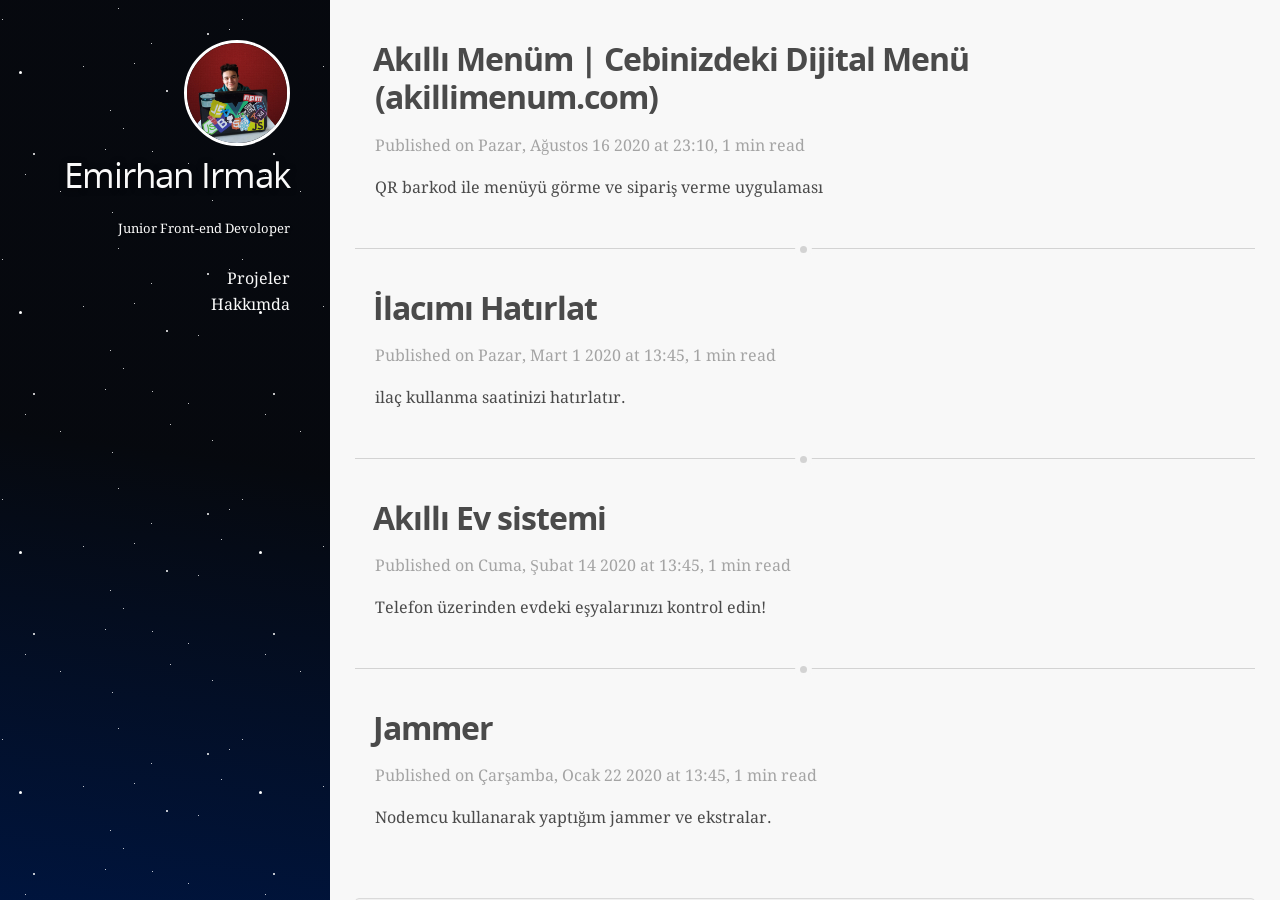
<file: index.html>
<!DOCTYPE html><html lang="en-us"><head><meta charset="UTF-8"><meta http-equiv="X-UA-Compatible" content="IE=edge,chrome=1"><title>Emirhan Irmak</title><meta name="description"><meta name="generator" content="Emirhan Irmak"><meta name="author" content="Emirhan Irmak, contact@emirhanirmak.me"><meta name="keywords" content="Junior Front-end developer"><meta name="HandheldFriendly" content="True"><meta name="MobileOptimized" content="320"><meta name="viewport" content="width=device-width,initial-scale=1.0,maximum-scale=1,user-scalable=0"><link rel="stylesheet" type="text/css" href="/styles/screen.css"><link rel="apple-touch-icon" sizes="57x57" href="/images/apple-touch-icon-57x57.png"><link rel="apple-touch-icon" sizes="60x60" href="/images/apple-touch-icon-60x60.png"><link rel="apple-touch-icon" sizes="72x72" href="/images/apple-touch-icon-72x72.png"><link rel="apple-touch-icon" sizes="76x76" href="/images/apple-touch-icon-76x76.png"><link rel="apple-touch-icon" sizes="114x114" href="/images/apple-touch-icon-114x114.png"><link rel="apple-touch-icon" sizes="120x120" href="/images/apple-touch-icon-120x120.png"><link rel="apple-touch-icon" sizes="144x144" href="/images/apple-touch-icon-144x144.png"><link rel="apple-touch-icon" sizes="152x152" href="/images/apple-touch-icon-152x152.png"><link rel="apple-touch-icon" sizes="180x180" href="/images/apple-touch-icon-180x180.png"><link rel="icon" type="image/png" sizes="16x16" href="/images/favicon-16x16.png"><link rel="icon" type="image/png" sizes="32x32" href="/images/favicon-32x32.png"><link rel="icon" type="image/png" sizes="96x96" href="/images/favicon-96x96.png"><link rel="icon" type="image/png" sizes="160x160" href="/images/favicon-160x160.png"><link rel="icon" type="image/png" sizes="192x192" href="/images/favicon-192x192.png"><meta name="msapplication-TileColor" content="#121315"><meta name="msapplication-TileImage" content="/images/mstile-144x144.png"></head><body itemscope itemtype="https://schema.org/WebPage"><header itemscope itemtype="https://schema.org/WPHeader"><a href="/"><img src="/images/hero.jpg" alt="Emirhan Irmak" title="Emirhan Irmak"></a><h1><a href="/" alt="Emirhan Irmak" title="Emirhan Irmak" itemprop="headline">Emirhan Irmak</a></h1><p itemprop="description">Junior Front-end Devoloper </p><nav itemscope itemtype="https://schema.org/SiteNavigationElement"><ul><li itemprop="name"><a href="/" alt="Projeler" title="Projeler" itemprop="url">Projeler</a></li><li itemprop="name"><a href="/about" alt="Hakkımda" title="Hakkımda" itemprop="url">Hakkımda</a></li></ul></nav><div class="space"></div></header><main itemscope itemtype="https://schema.org/Blog"><section class="posts"></section><a href="/2020/08/16/" class="article"><article itemscope itemprop="blogPost" itemtype="https://schema.org/BlogPosting" class="item"><h2 itemprop="headline">Akıllı Menüm | Cebinizdeki Dijital Menü (akillimenum.com)</h2><span class="post-meta">Published on<time itemprop="datePublished" datetime="2020-08-16T20:10:00.000Z"> Pazar, Ağustos 16 2020 at 23:10</time>, 1 min read</span><p itemprop="text" class="post-excerpt">QR barkod ile menüyü görme ve sipariş verme uygulaması</p></article></a><a href="/2020/03/01/" class="article"><article itemscope itemprop="blogPost" itemtype="https://schema.org/BlogPosting" class="item"><h2 itemprop="headline">İlacımı Hatırlat</h2><span class="post-meta">Published on<time itemprop="datePublished" datetime="2020-03-01T10:45:00.000Z"> Pazar, Mart 1 2020 at 13:45</time>, 1 min read</span><p itemprop="text" class="post-excerpt">ilaç kullanma saatinizi hatırlatır.</p></article></a><a href="/2020/02/14/" class="article"><article itemscope itemprop="blogPost" itemtype="https://schema.org/BlogPosting" class="item"><h2 itemprop="headline">Akıllı Ev sistemi</h2><span class="post-meta">Published on<time itemprop="datePublished" datetime="2020-02-14T10:45:00.000Z"> Cuma, Şubat 14 2020 at 13:45</time>, 1 min read</span><p itemprop="text" class="post-excerpt">Telefon üzerinden evdeki eşyalarınızı kontrol edin!</p></article></a><a href="/2020/01/22/" class="article"><article itemscope itemprop="blogPost" itemtype="https://schema.org/BlogPosting" class="item"><h2 itemprop="headline">Jammer</h2><span class="post-meta">Published on<time itemprop="datePublished" datetime="2020-01-22T10:45:00.000Z"> Çarşamba, Ocak 22 2020 at 13:45</time>, 1 min read</span><p itemprop="text" class="post-excerpt">Nodemcu kullanarak yaptığım jammer ve ekstralar.</p></article></a><footer itemscope itemtype="https://schema.org/WPFooter"><p>contant@emirhanirmak.me</p></footer></main></body></html>
</file>
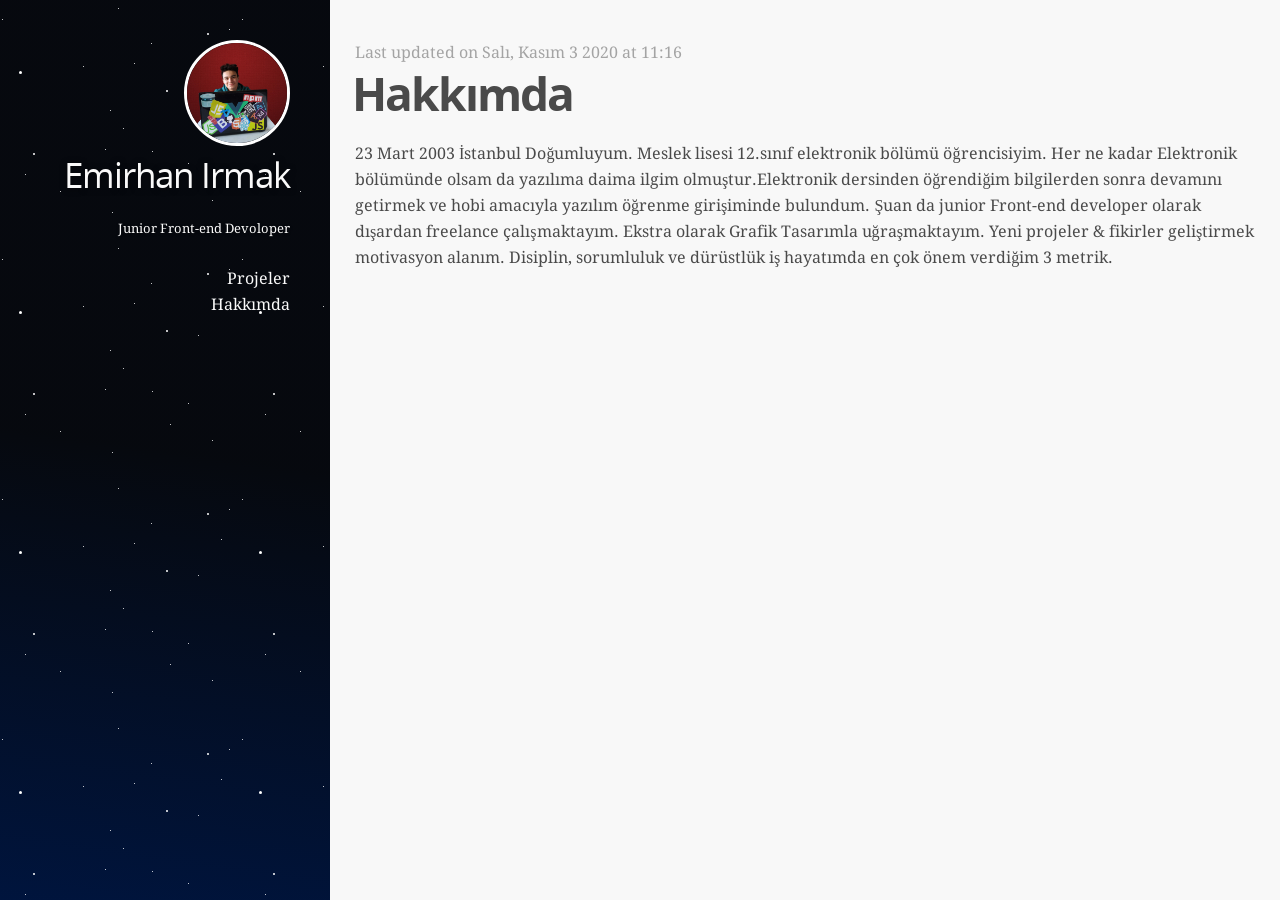
<file: about/index.html>
<!DOCTYPE html><html lang="en-us"><head><meta charset="UTF-8"><meta http-equiv="X-UA-Compatible" content="IE=edge,chrome=1"><title>Emirhan Irmak</title><meta name="description"><meta name="generator" content="Emirhan Irmak"><meta name="author" content="Emirhan Irmak, contact@emirhanirmak.me"><meta name="keywords" content="Junior Front-end developer"><meta name="HandheldFriendly" content="True"><meta name="MobileOptimized" content="320"><meta name="viewport" content="width=device-width,initial-scale=1.0,maximum-scale=1,user-scalable=0"><link rel="stylesheet" type="text/css" href="/styles/screen.css"><link rel="apple-touch-icon" sizes="57x57" href="/images/apple-touch-icon-57x57.png"><link rel="apple-touch-icon" sizes="60x60" href="/images/apple-touch-icon-60x60.png"><link rel="apple-touch-icon" sizes="72x72" href="/images/apple-touch-icon-72x72.png"><link rel="apple-touch-icon" sizes="76x76" href="/images/apple-touch-icon-76x76.png"><link rel="apple-touch-icon" sizes="114x114" href="/images/apple-touch-icon-114x114.png"><link rel="apple-touch-icon" sizes="120x120" href="/images/apple-touch-icon-120x120.png"><link rel="apple-touch-icon" sizes="144x144" href="/images/apple-touch-icon-144x144.png"><link rel="apple-touch-icon" sizes="152x152" href="/images/apple-touch-icon-152x152.png"><link rel="apple-touch-icon" sizes="180x180" href="/images/apple-touch-icon-180x180.png"><link rel="icon" type="image/png" sizes="16x16" href="/images/favicon-16x16.png"><link rel="icon" type="image/png" sizes="32x32" href="/images/favicon-32x32.png"><link rel="icon" type="image/png" sizes="96x96" href="/images/favicon-96x96.png"><link rel="icon" type="image/png" sizes="160x160" href="/images/favicon-160x160.png"><link rel="icon" type="image/png" sizes="192x192" href="/images/favicon-192x192.png"><meta name="msapplication-TileColor" content="#121315"><meta name="msapplication-TileImage" content="/images/mstile-144x144.png"></head><body itemscope itemtype="https://schema.org/WebPage"><header itemscope itemtype="https://schema.org/WPHeader"><a href="/"><img src="/images/hero.jpg" alt="Emirhan Irmak" title="Emirhan Irmak"></a><h1><a href="/" alt="Emirhan Irmak" title="Emirhan Irmak" itemprop="headline">Emirhan Irmak</a></h1><p itemprop="description">Junior Front-end Devoloper </p><nav itemscope itemtype="https://schema.org/SiteNavigationElement"><ul><li itemprop="name"><a href="/" alt="Projeler" title="Projeler" itemprop="url">Projeler</a></li><li itemprop="name"><a href="/about" alt="Hakkımda" title="Hakkımda" itemprop="url">Hakkımda</a></li></ul></nav><div class="space"></div></header><main itemscope itemtype="https://schema.org/Blog"><section class="posts"></section><article class="full"><h1 itemprop="headline"></h1><span class="post-meta">Last updated on<time itemprop="dateModified" datetime="2020-11-03T08:16:19.860Z"> Salı, Kasım 3 2020 at 11:16</time></span><h1 id="Hakkimda"><a href="#Hakkimda" class="headerlink" title="Hakkımda"></a>Hakkımda</h1><p> 23 Mart 2003 İstanbul Doğumluyum. Meslek lisesi 12.sınıf elektronik bölümü öğrencisiyim. Her ne kadar Elektronik bölümünde olsam da yazılıma daima ilgim olmuştur.Elektronik dersinden öğrendiğim bilgilerden sonra devamını getirmek ve hobi amacıyla yazılım öğrenme girişiminde bulundum. Şuan da junior Front-end developer olarak dışardan freelance çalışmaktayım. Ekstra olarak Grafik Tasarımla uğraşmaktayım. Yeni projeler &amp; fikirler geliştirmek motivasyon alanım. Disiplin, sorumluluk ve dürüstlük iş hayatımda en çok önem verdiğim 3 metrik.</p>
</article></main></body></html>
</file>
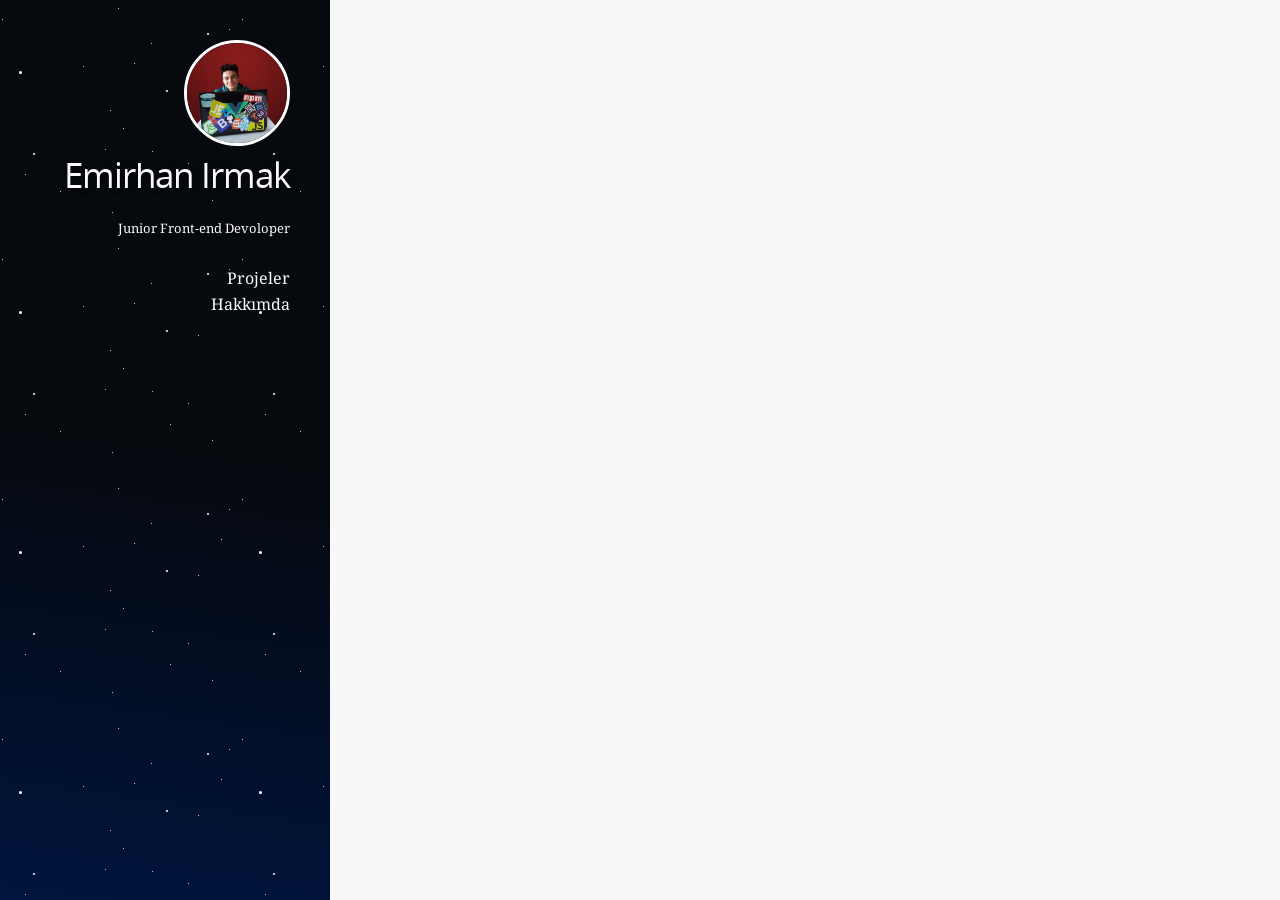
<file: archives/index.html>
<!DOCTYPE html><html lang="en-us"><head><meta charset="UTF-8"><meta http-equiv="X-UA-Compatible" content="IE=edge,chrome=1"><title>Emirhan Irmak</title><meta name="description"><meta name="generator" content="Emirhan Irmak"><meta name="author" content="Emirhan Irmak, contact@emirhanirmak.me"><meta name="keywords" content="Junior Front-end developer"><meta name="HandheldFriendly" content="True"><meta name="MobileOptimized" content="320"><meta name="viewport" content="width=device-width,initial-scale=1.0,maximum-scale=1,user-scalable=0"><link rel="stylesheet" type="text/css" href="/styles/screen.css"><link rel="apple-touch-icon" sizes="57x57" href="/images/apple-touch-icon-57x57.png"><link rel="apple-touch-icon" sizes="60x60" href="/images/apple-touch-icon-60x60.png"><link rel="apple-touch-icon" sizes="72x72" href="/images/apple-touch-icon-72x72.png"><link rel="apple-touch-icon" sizes="76x76" href="/images/apple-touch-icon-76x76.png"><link rel="apple-touch-icon" sizes="114x114" href="/images/apple-touch-icon-114x114.png"><link rel="apple-touch-icon" sizes="120x120" href="/images/apple-touch-icon-120x120.png"><link rel="apple-touch-icon" sizes="144x144" href="/images/apple-touch-icon-144x144.png"><link rel="apple-touch-icon" sizes="152x152" href="/images/apple-touch-icon-152x152.png"><link rel="apple-touch-icon" sizes="180x180" href="/images/apple-touch-icon-180x180.png"><link rel="icon" type="image/png" sizes="16x16" href="/images/favicon-16x16.png"><link rel="icon" type="image/png" sizes="32x32" href="/images/favicon-32x32.png"><link rel="icon" type="image/png" sizes="96x96" href="/images/favicon-96x96.png"><link rel="icon" type="image/png" sizes="160x160" href="/images/favicon-160x160.png"><link rel="icon" type="image/png" sizes="192x192" href="/images/favicon-192x192.png"><meta name="msapplication-TileColor" content="#121315"><meta name="msapplication-TileImage" content="/images/mstile-144x144.png"></head><body itemscope itemtype="https://schema.org/WebPage"><header itemscope itemtype="https://schema.org/WPHeader"><a href="/"><img src="/images/hero.jpg" alt="Emirhan Irmak" title="Emirhan Irmak"></a><h1><a href="/" alt="Emirhan Irmak" title="Emirhan Irmak" itemprop="headline">Emirhan Irmak</a></h1><p itemprop="description">Junior Front-end Devoloper </p><nav itemscope itemtype="https://schema.org/SiteNavigationElement"><ul><li itemprop="name"><a href="/" alt="Projeler" title="Projeler" itemprop="url">Projeler</a></li><li itemprop="name"><a href="/about" alt="Hakkımda" title="Hakkımda" itemprop="url">Hakkımda</a></li></ul></nav><div class="space"></div></header><main itemscope itemtype="https://schema.org/Blog"><section class="posts"></section></main></body></html>
</file>
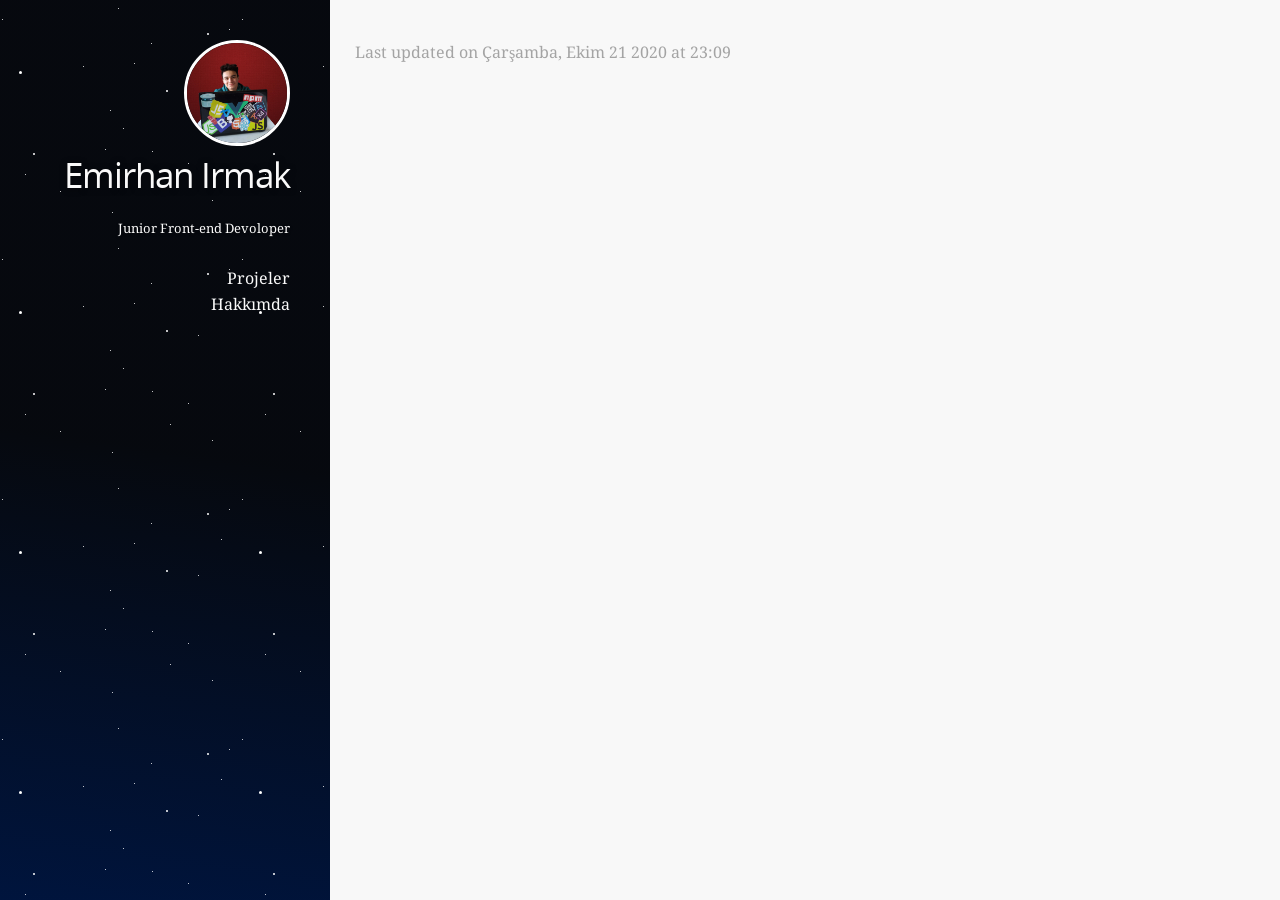
<file: images/index.html>
<!DOCTYPE html><html lang="en-us"><head><meta charset="UTF-8"><meta http-equiv="X-UA-Compatible" content="IE=edge,chrome=1"><title>Emirhan Irmak</title><meta name="description"><meta name="generator" content="Emirhan Irmak"><meta name="author" content="Emirhan Irmak, contact@emirhanirmak.me"><meta name="keywords" content="Junior Front-end developer"><meta name="HandheldFriendly" content="True"><meta name="MobileOptimized" content="320"><meta name="viewport" content="width=device-width,initial-scale=1.0,maximum-scale=1,user-scalable=0"><link rel="stylesheet" type="text/css" href="/styles/screen.css"><link rel="apple-touch-icon" sizes="57x57" href="/images/apple-touch-icon-57x57.png"><link rel="apple-touch-icon" sizes="60x60" href="/images/apple-touch-icon-60x60.png"><link rel="apple-touch-icon" sizes="72x72" href="/images/apple-touch-icon-72x72.png"><link rel="apple-touch-icon" sizes="76x76" href="/images/apple-touch-icon-76x76.png"><link rel="apple-touch-icon" sizes="114x114" href="/images/apple-touch-icon-114x114.png"><link rel="apple-touch-icon" sizes="120x120" href="/images/apple-touch-icon-120x120.png"><link rel="apple-touch-icon" sizes="144x144" href="/images/apple-touch-icon-144x144.png"><link rel="apple-touch-icon" sizes="152x152" href="/images/apple-touch-icon-152x152.png"><link rel="apple-touch-icon" sizes="180x180" href="/images/apple-touch-icon-180x180.png"><link rel="icon" type="image/png" sizes="16x16" href="/images/favicon-16x16.png"><link rel="icon" type="image/png" sizes="32x32" href="/images/favicon-32x32.png"><link rel="icon" type="image/png" sizes="96x96" href="/images/favicon-96x96.png"><link rel="icon" type="image/png" sizes="160x160" href="/images/favicon-160x160.png"><link rel="icon" type="image/png" sizes="192x192" href="/images/favicon-192x192.png"><meta name="msapplication-TileColor" content="#121315"><meta name="msapplication-TileImage" content="/images/mstile-144x144.png"></head><body itemscope itemtype="https://schema.org/WebPage"><header itemscope itemtype="https://schema.org/WPHeader"><a href="/"><img src="/images/hero.jpg" alt="Emirhan Irmak" title="Emirhan Irmak"></a><h1><a href="/" alt="Emirhan Irmak" title="Emirhan Irmak" itemprop="headline">Emirhan Irmak</a></h1><p itemprop="description">Junior Front-end Devoloper </p><nav itemscope itemtype="https://schema.org/SiteNavigationElement"><ul><li itemprop="name"><a href="/" alt="Projeler" title="Projeler" itemprop="url">Projeler</a></li><li itemprop="name"><a href="/about" alt="Hakkımda" title="Hakkımda" itemprop="url">Hakkımda</a></li></ul></nav><div class="space"></div></header><main itemscope itemtype="https://schema.org/Blog"><section class="posts"></section><article class="full"><h1 itemprop="headline"></h1><span class="post-meta">Last updated on<time itemprop="dateModified" datetime="2020-10-21T20:09:01.791Z"> Çarşamba, Ekim 21 2020 at 23:09</time></span></article></main></body></html>
</file>
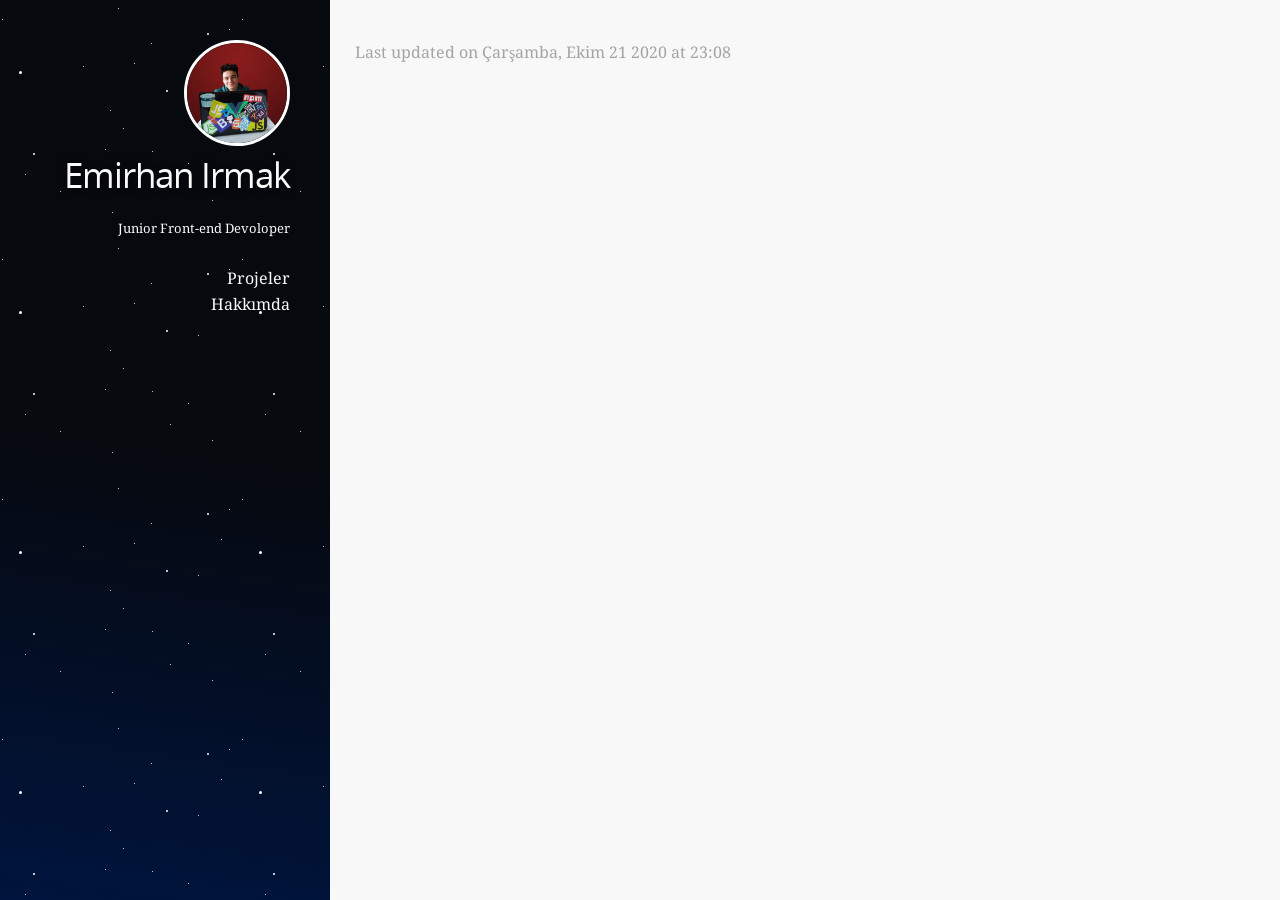
<file: works/index.html>
<!DOCTYPE html><html lang="en-us"><head><meta charset="UTF-8"><meta http-equiv="X-UA-Compatible" content="IE=edge,chrome=1"><title>Emirhan Irmak</title><meta name="description"><meta name="generator" content="Emirhan Irmak"><meta name="author" content="Emirhan Irmak, contact@emirhanirmak.me"><meta name="keywords" content="Junior Front-end developer"><meta name="HandheldFriendly" content="True"><meta name="MobileOptimized" content="320"><meta name="viewport" content="width=device-width,initial-scale=1.0,maximum-scale=1,user-scalable=0"><link rel="stylesheet" type="text/css" href="/styles/screen.css"><link rel="apple-touch-icon" sizes="57x57" href="/images/apple-touch-icon-57x57.png"><link rel="apple-touch-icon" sizes="60x60" href="/images/apple-touch-icon-60x60.png"><link rel="apple-touch-icon" sizes="72x72" href="/images/apple-touch-icon-72x72.png"><link rel="apple-touch-icon" sizes="76x76" href="/images/apple-touch-icon-76x76.png"><link rel="apple-touch-icon" sizes="114x114" href="/images/apple-touch-icon-114x114.png"><link rel="apple-touch-icon" sizes="120x120" href="/images/apple-touch-icon-120x120.png"><link rel="apple-touch-icon" sizes="144x144" href="/images/apple-touch-icon-144x144.png"><link rel="apple-touch-icon" sizes="152x152" href="/images/apple-touch-icon-152x152.png"><link rel="apple-touch-icon" sizes="180x180" href="/images/apple-touch-icon-180x180.png"><link rel="icon" type="image/png" sizes="16x16" href="/images/favicon-16x16.png"><link rel="icon" type="image/png" sizes="32x32" href="/images/favicon-32x32.png"><link rel="icon" type="image/png" sizes="96x96" href="/images/favicon-96x96.png"><link rel="icon" type="image/png" sizes="160x160" href="/images/favicon-160x160.png"><link rel="icon" type="image/png" sizes="192x192" href="/images/favicon-192x192.png"><meta name="msapplication-TileColor" content="#121315"><meta name="msapplication-TileImage" content="/images/mstile-144x144.png"></head><body itemscope itemtype="https://schema.org/WebPage"><header itemscope itemtype="https://schema.org/WPHeader"><a href="/"><img src="/images/hero.jpg" alt="Emirhan Irmak" title="Emirhan Irmak"></a><h1><a href="/" alt="Emirhan Irmak" title="Emirhan Irmak" itemprop="headline">Emirhan Irmak</a></h1><p itemprop="description">Junior Front-end Devoloper </p><nav itemscope itemtype="https://schema.org/SiteNavigationElement"><ul><li itemprop="name"><a href="/" alt="Projeler" title="Projeler" itemprop="url">Projeler</a></li><li itemprop="name"><a href="/about" alt="Hakkımda" title="Hakkımda" itemprop="url">Hakkımda</a></li></ul></nav><div class="space"></div></header><main itemscope itemtype="https://schema.org/Blog"><section class="posts"></section><article class="full"><h1 itemprop="headline"></h1><span class="post-meta">Last updated on<time itemprop="dateModified" datetime="2020-10-21T20:08:54.552Z"> Çarşamba, Ekim 21 2020 at 23:08</time></span></article></main></body></html>
</file>
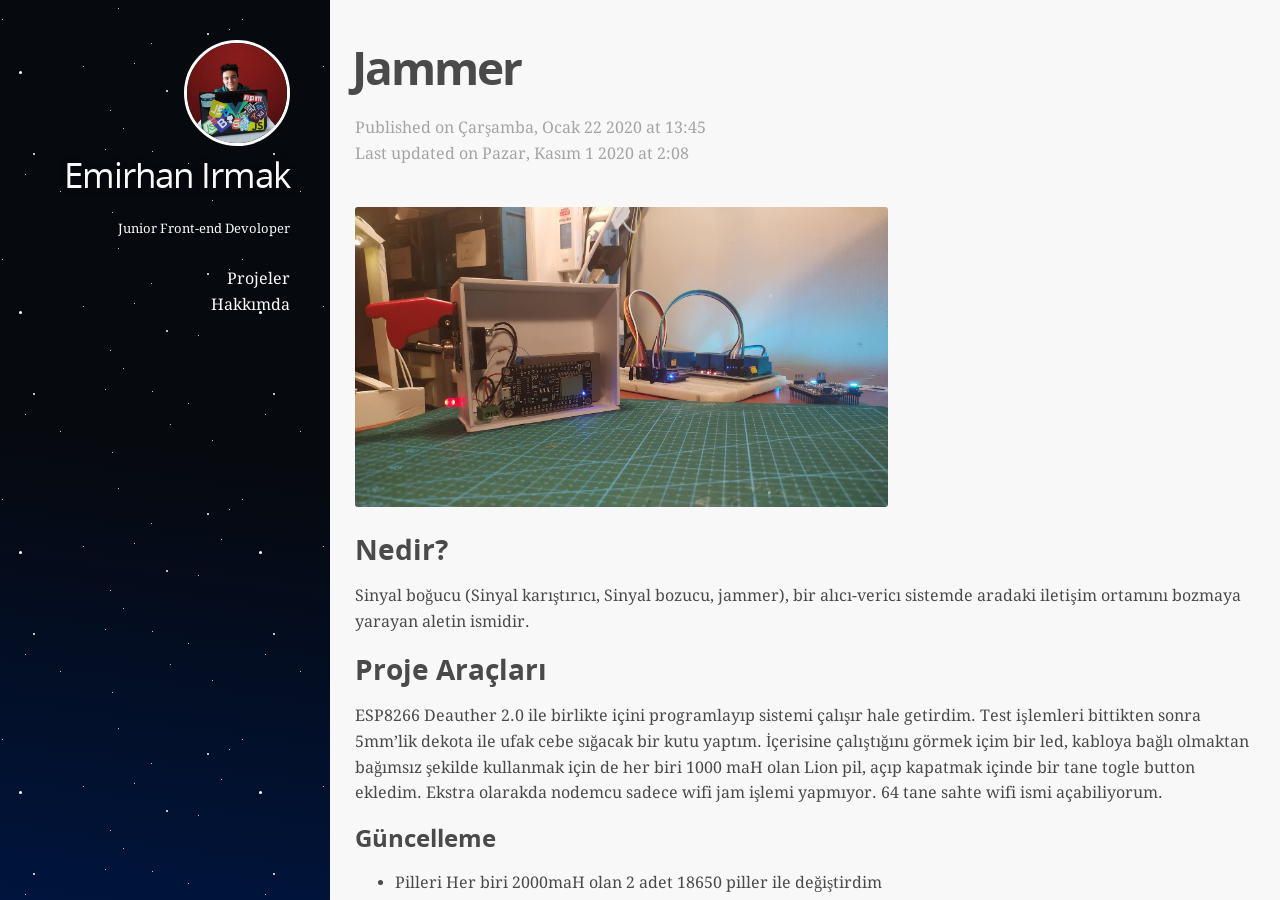
<file: 2020/01/22/index.html>
<!DOCTYPE html><html lang="en-us"><head><meta charset="UTF-8"><meta http-equiv="X-UA-Compatible" content="IE=edge,chrome=1"><title>Jammer | Emirhan Irmak</title><meta name="description" content="Nodemcu kullanarak yaptığım jammer ve ekstralar."><meta name="generator" content="Emirhan Irmak"><meta name="author" content="Emirhan Irmak, contact@emirhanirmak.me"><meta name="keywords" content="Junior Front-end developer"><meta name="HandheldFriendly" content="True"><meta name="MobileOptimized" content="320"><meta name="viewport" content="width=device-width,initial-scale=1.0,maximum-scale=1,user-scalable=0"><link rel="stylesheet" type="text/css" href="/styles/screen.css"><link rel="apple-touch-icon" sizes="57x57" href="/images/apple-touch-icon-57x57.png"><link rel="apple-touch-icon" sizes="60x60" href="/images/apple-touch-icon-60x60.png"><link rel="apple-touch-icon" sizes="72x72" href="/images/apple-touch-icon-72x72.png"><link rel="apple-touch-icon" sizes="76x76" href="/images/apple-touch-icon-76x76.png"><link rel="apple-touch-icon" sizes="114x114" href="/images/apple-touch-icon-114x114.png"><link rel="apple-touch-icon" sizes="120x120" href="/images/apple-touch-icon-120x120.png"><link rel="apple-touch-icon" sizes="144x144" href="/images/apple-touch-icon-144x144.png"><link rel="apple-touch-icon" sizes="152x152" href="/images/apple-touch-icon-152x152.png"><link rel="apple-touch-icon" sizes="180x180" href="/images/apple-touch-icon-180x180.png"><link rel="icon" type="image/png" sizes="16x16" href="/images/favicon-16x16.png"><link rel="icon" type="image/png" sizes="32x32" href="/images/favicon-32x32.png"><link rel="icon" type="image/png" sizes="96x96" href="/images/favicon-96x96.png"><link rel="icon" type="image/png" sizes="160x160" href="/images/favicon-160x160.png"><link rel="icon" type="image/png" sizes="192x192" href="/images/favicon-192x192.png"><meta name="msapplication-TileColor" content="#121315"><meta name="msapplication-TileImage" content="/images/mstile-144x144.png"></head><body itemscope itemtype="https://schema.org/WebPage"><header itemscope itemtype="https://schema.org/WPHeader"><a href="/"><img src="/images/hero.jpg" alt="Emirhan Irmak" title="Emirhan Irmak"></a><h1><a href="/" alt="Emirhan Irmak" title="Emirhan Irmak" itemprop="headline">Emirhan Irmak</a></h1><p itemprop="description">Junior Front-end Devoloper </p><nav itemscope itemtype="https://schema.org/SiteNavigationElement"><ul><li itemprop="name"><a href="/" alt="Projeler" title="Projeler" itemprop="url">Projeler</a></li><li itemprop="name"><a href="/about" alt="Hakkımda" title="Hakkımda" itemprop="url">Hakkımda</a></li></ul></nav><div class="space"></div></header><main itemscope itemtype="https://schema.org/Blog"><section class="posts"></section><article class="full"><h1 itemprop="headline">Jammer</h1><span class="post-meta">Published on<time itemprop="datePublished" datetime="2020-01-22T10:45:00.000Z"> Çarşamba, Ocak 22 2020 at 13:45</time><br>Last updated on<time itemprop="dateModified" datetime="2020-01-22T10:45:00.000Z"> Pazar, Kasım 1 2020 at 2:08</time></span><p><img src="/images/nodemcu.jpg" alt="Jammer"></p>
<h3 id="Nedir"><a href="#Nedir" class="headerlink" title="Nedir?"></a>Nedir?</h3><p>Sinyal boğucu (Sinyal karıştırıcı, Sinyal bozucu, jammer), bir alıcı-vericı sistemde aradaki iletişim ortamını bozmaya yarayan aletin ismidir.</p>
<h3 id="Proje-Araclari"><a href="#Proje-Araclari" class="headerlink" title="Proje Araçları"></a>Proje Araçları</h3><p>ESP8266 Deauther 2.0 ile birlikte içini programlayıp sistemi çalışır hale getirdim. Test işlemleri bittikten sonra 5mm’lik dekota ile ufak cebe sığacak bir kutu yaptım. İçerisine çalıştığını görmek içim bir led, kabloya bağlı olmaktan bağımsız şekilde kullanmak için de her biri 1000 maH olan Lion pil, açıp kapatmak içinde bir tane togle button ekledim. Ekstra olarakda nodemcu sadece wifi jam işlemi yapmıyor. 64 tane sahte wifi ismi açabiliyorum.</p>
<h4 id="Guncelleme"><a href="#Guncelleme" class="headerlink" title="Güncelleme"></a>Güncelleme</h4><ul>
<li>Pilleri Her biri 2000maH olan 2 adet 18650 piller ile değiştirdim</li>
<li>TP4056 Şarz entegresi ekleyerek pil değiştirme işini ortadan kaldırdım.</li>
</ul>
</article></main></body></html>
</file>
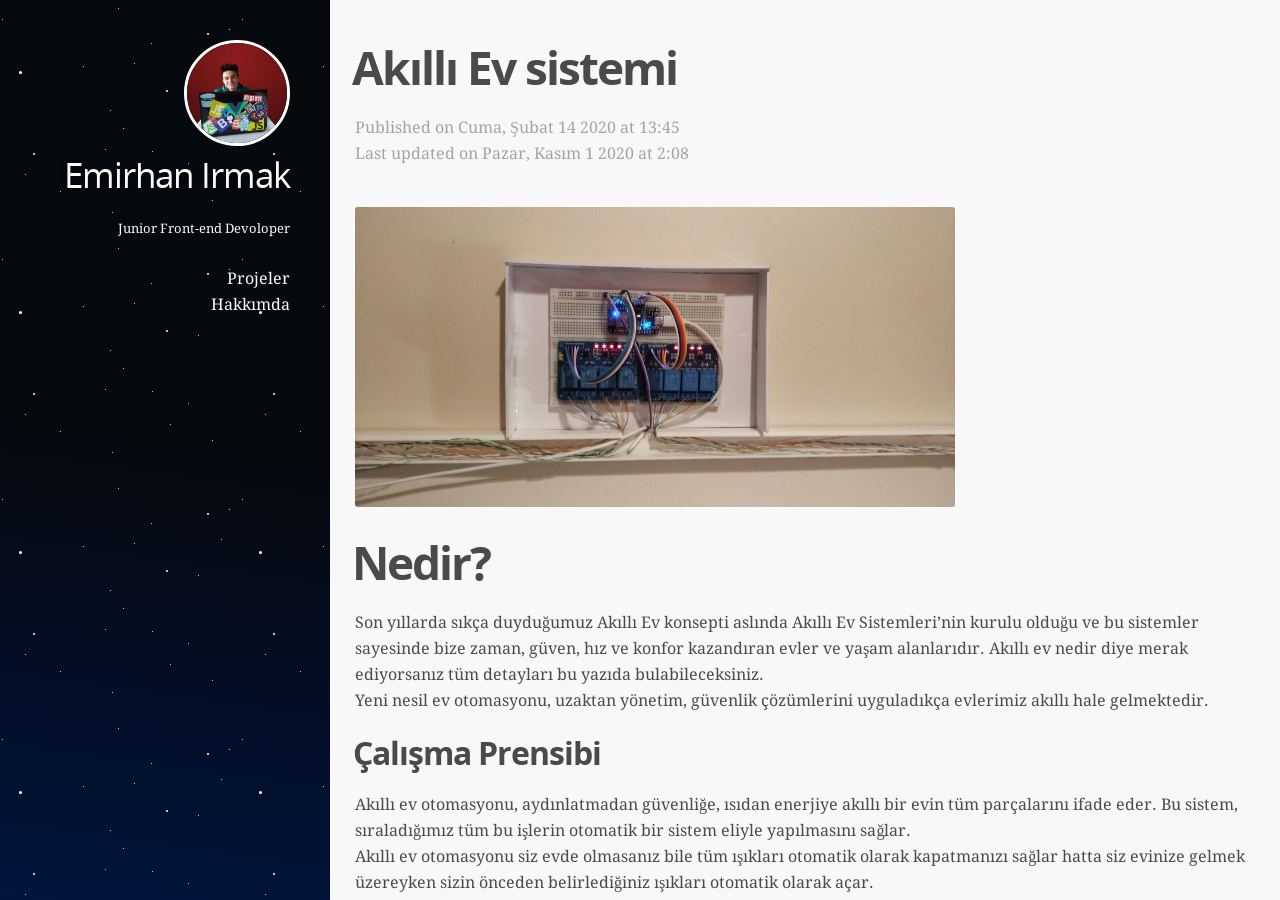
<file: 2020/02/14/index.html>
<!DOCTYPE html><html lang="en-us"><head><meta charset="UTF-8"><meta http-equiv="X-UA-Compatible" content="IE=edge,chrome=1"><title>Akıllı Ev sistemi | Emirhan Irmak</title><meta name="description" content="Telefon üzerinden evdeki eşyalarınızı kontrol edin!"><meta name="generator" content="Emirhan Irmak"><meta name="author" content="Emirhan Irmak, contact@emirhanirmak.me"><meta name="keywords" content="Junior Front-end developer"><meta name="HandheldFriendly" content="True"><meta name="MobileOptimized" content="320"><meta name="viewport" content="width=device-width,initial-scale=1.0,maximum-scale=1,user-scalable=0"><link rel="stylesheet" type="text/css" href="/styles/screen.css"><link rel="apple-touch-icon" sizes="57x57" href="/images/apple-touch-icon-57x57.png"><link rel="apple-touch-icon" sizes="60x60" href="/images/apple-touch-icon-60x60.png"><link rel="apple-touch-icon" sizes="72x72" href="/images/apple-touch-icon-72x72.png"><link rel="apple-touch-icon" sizes="76x76" href="/images/apple-touch-icon-76x76.png"><link rel="apple-touch-icon" sizes="114x114" href="/images/apple-touch-icon-114x114.png"><link rel="apple-touch-icon" sizes="120x120" href="/images/apple-touch-icon-120x120.png"><link rel="apple-touch-icon" sizes="144x144" href="/images/apple-touch-icon-144x144.png"><link rel="apple-touch-icon" sizes="152x152" href="/images/apple-touch-icon-152x152.png"><link rel="apple-touch-icon" sizes="180x180" href="/images/apple-touch-icon-180x180.png"><link rel="icon" type="image/png" sizes="16x16" href="/images/favicon-16x16.png"><link rel="icon" type="image/png" sizes="32x32" href="/images/favicon-32x32.png"><link rel="icon" type="image/png" sizes="96x96" href="/images/favicon-96x96.png"><link rel="icon" type="image/png" sizes="160x160" href="/images/favicon-160x160.png"><link rel="icon" type="image/png" sizes="192x192" href="/images/favicon-192x192.png"><meta name="msapplication-TileColor" content="#121315"><meta name="msapplication-TileImage" content="/images/mstile-144x144.png"></head><body itemscope itemtype="https://schema.org/WebPage"><header itemscope itemtype="https://schema.org/WPHeader"><a href="/"><img src="/images/hero.jpg" alt="Emirhan Irmak" title="Emirhan Irmak"></a><h1><a href="/" alt="Emirhan Irmak" title="Emirhan Irmak" itemprop="headline">Emirhan Irmak</a></h1><p itemprop="description">Junior Front-end Devoloper </p><nav itemscope itemtype="https://schema.org/SiteNavigationElement"><ul><li itemprop="name"><a href="/" alt="Projeler" title="Projeler" itemprop="url">Projeler</a></li><li itemprop="name"><a href="/about" alt="Hakkımda" title="Hakkımda" itemprop="url">Hakkımda</a></li></ul></nav><div class="space"></div></header><main itemscope itemtype="https://schema.org/Blog"><section class="posts"></section><article class="full"><h1 itemprop="headline">Akıllı Ev sistemi</h1><span class="post-meta">Published on<time itemprop="datePublished" datetime="2020-02-14T10:45:00.000Z"> Cuma, Şubat 14 2020 at 13:45</time><br>Last updated on<time itemprop="dateModified" datetime="2020-02-14T10:45:00.000Z"> Pazar, Kasım 1 2020 at 2:08</time></span><p><img src="/images/akilli-ev.jpg" alt="akilli-ev"></p>
<h1 id="Nedir"><a href="#Nedir" class="headerlink" title="Nedir?"></a>Nedir?</h1><p>Son yıllarda sıkça duyduğumuz Akıllı Ev konsepti aslında Akıllı Ev Sistemleri’nin kurulu olduğu ve bu sistemler sayesinde bize zaman, güven, hız ve konfor kazandıran evler ve yaşam alanlarıdır. Akıllı ev nedir diye merak ediyorsanız tüm detayları bu yazıda bulabileceksiniz.<br>Yeni nesil ev otomasyonu, uzaktan yönetim, güvenlik çözümlerini uyguladıkça evlerimiz akıllı hale gelmektedir. </p>
<h2 id="Calisma-Prensibi"><a href="#Calisma-Prensibi" class="headerlink" title="Çalışma Prensibi"></a>Çalışma Prensibi</h2><p>Akıllı ev otomasyonu, aydınlatmadan güvenliğe, ısıdan enerjiye akıllı bir evin tüm parçalarını ifade eder. Bu sistem, sıraladığımız tüm bu işlerin otomatik bir sistem eliyle yapılmasını sağlar.<br>Akıllı ev otomasyonu siz evde olmasanız bile tüm ışıkları otomatik olarak kapatmanızı sağlar hatta siz evinize gelmek üzereyken sizin önceden belirlediğiniz ışıkları otomatik olarak açar.</p>
<h2 id="Ne-Yaptim"><a href="#Ne-Yaptim" class="headerlink" title="Ne Yaptım?"></a>Ne Yaptım?</h2><p>Nodemcunun wifi özelliğinden yararlanarak bylnk sunucusuna bağlandım. Sonrasında nodemcunun 9 pininden 8 ini rölelere ayırdım. Nodemcudan gelen 0 ile 1 bilgisine göre röleler açılıyor veya kapanıyor. Telefonuma bylinkin programını indirerek evde olmasa bile sunucu üzerinden kontrol sağlayabiliyorum. </p>
<h2 id="Guncelleme"><a href="#Guncelleme" class="headerlink" title="Güncelleme"></a>Güncelleme</h2><p> Rölelerin içinde metaller değişim yaparken tık diye ses çıktığından ve bu olay gece saatlerinde rahatsız ettiğinden Nodemcunun yanına arduino nano ekleyip 4lü röle takımlarından birini kaldırdım, onun yerine 4 tane mosfet sürücü ekledim. Bu sayede ledlere nefes alma efekti ekleyebildim  ve yüksek sesten kurtuldum.</p>
<p> rölelerin yanında kalan boş yere de arduino pro mini ile 4digit 7 segment display koyarak saat konsepti uyguladım.<br><img src="/images/akilli-ev2.jpg" alt="akilli-ev2"></p>
<h6 id="karmasik-ama-guzel"><a href="#karmasik-ama-guzel" class="headerlink" title="karmaşık ama güzel :)"></a>karmaşık ama güzel :)</h6></article></main></body></html>
</file>
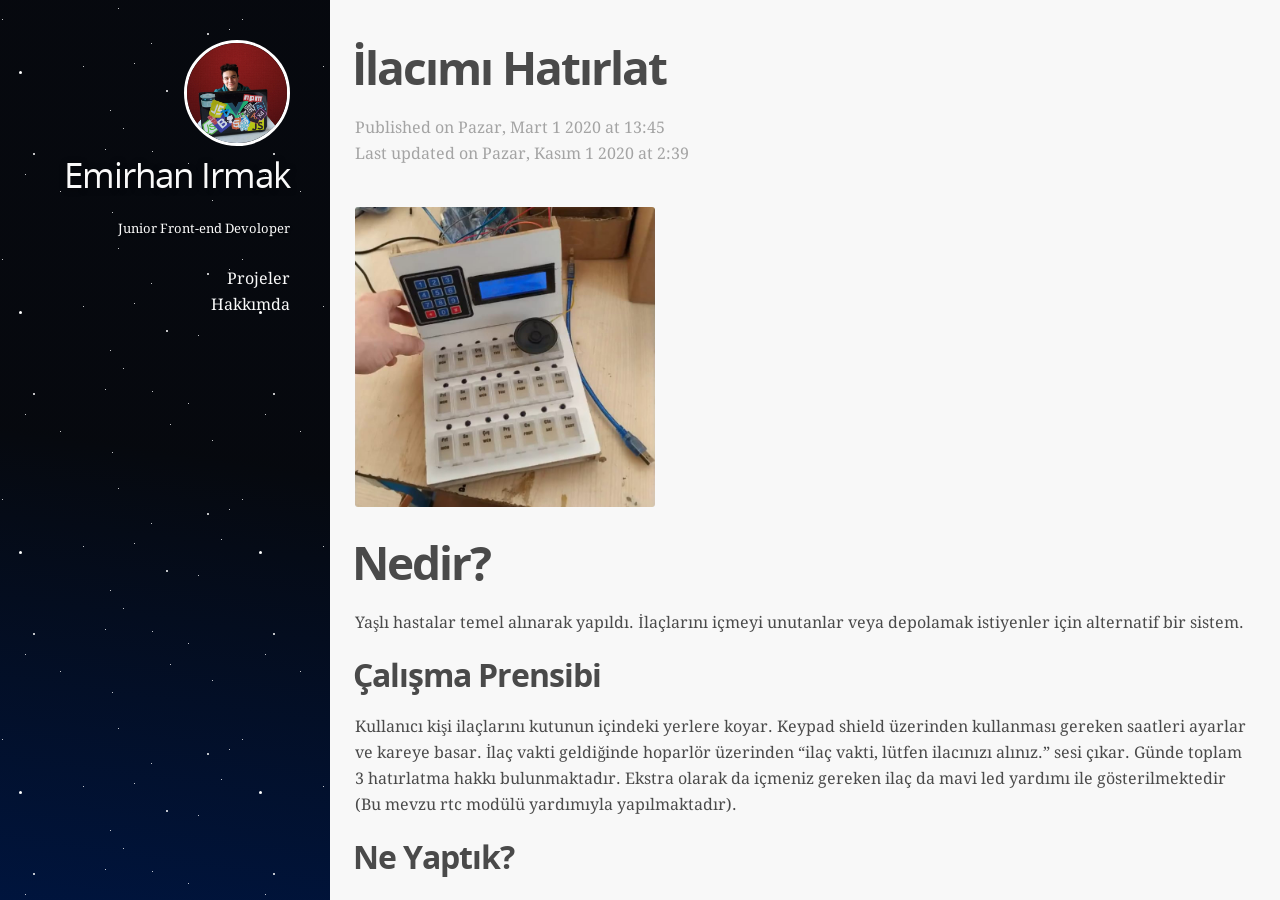
<file: 2020/03/01/index.html>
<!DOCTYPE html><html lang="en-us"><head><meta charset="UTF-8"><meta http-equiv="X-UA-Compatible" content="IE=edge,chrome=1"><title>İlacımı Hatırlat | Emirhan Irmak</title><meta name="description" content="ilaç kullanma saatinizi hatırlatır."><meta name="generator" content="Emirhan Irmak"><meta name="author" content="Emirhan Irmak, contact@emirhanirmak.me"><meta name="keywords" content="Junior Front-end developer"><meta name="HandheldFriendly" content="True"><meta name="MobileOptimized" content="320"><meta name="viewport" content="width=device-width,initial-scale=1.0,maximum-scale=1,user-scalable=0"><link rel="stylesheet" type="text/css" href="/styles/screen.css"><link rel="apple-touch-icon" sizes="57x57" href="/images/apple-touch-icon-57x57.png"><link rel="apple-touch-icon" sizes="60x60" href="/images/apple-touch-icon-60x60.png"><link rel="apple-touch-icon" sizes="72x72" href="/images/apple-touch-icon-72x72.png"><link rel="apple-touch-icon" sizes="76x76" href="/images/apple-touch-icon-76x76.png"><link rel="apple-touch-icon" sizes="114x114" href="/images/apple-touch-icon-114x114.png"><link rel="apple-touch-icon" sizes="120x120" href="/images/apple-touch-icon-120x120.png"><link rel="apple-touch-icon" sizes="144x144" href="/images/apple-touch-icon-144x144.png"><link rel="apple-touch-icon" sizes="152x152" href="/images/apple-touch-icon-152x152.png"><link rel="apple-touch-icon" sizes="180x180" href="/images/apple-touch-icon-180x180.png"><link rel="icon" type="image/png" sizes="16x16" href="/images/favicon-16x16.png"><link rel="icon" type="image/png" sizes="32x32" href="/images/favicon-32x32.png"><link rel="icon" type="image/png" sizes="96x96" href="/images/favicon-96x96.png"><link rel="icon" type="image/png" sizes="160x160" href="/images/favicon-160x160.png"><link rel="icon" type="image/png" sizes="192x192" href="/images/favicon-192x192.png"><meta name="msapplication-TileColor" content="#121315"><meta name="msapplication-TileImage" content="/images/mstile-144x144.png"></head><body itemscope itemtype="https://schema.org/WebPage"><header itemscope itemtype="https://schema.org/WPHeader"><a href="/"><img src="/images/hero.jpg" alt="Emirhan Irmak" title="Emirhan Irmak"></a><h1><a href="/" alt="Emirhan Irmak" title="Emirhan Irmak" itemprop="headline">Emirhan Irmak</a></h1><p itemprop="description">Junior Front-end Devoloper </p><nav itemscope itemtype="https://schema.org/SiteNavigationElement"><ul><li itemprop="name"><a href="/" alt="Projeler" title="Projeler" itemprop="url">Projeler</a></li><li itemprop="name"><a href="/about" alt="Hakkımda" title="Hakkımda" itemprop="url">Hakkımda</a></li></ul></nav><div class="space"></div></header><main itemscope itemtype="https://schema.org/Blog"><section class="posts"></section><article class="full"><h1 itemprop="headline">İlacımı Hatırlat</h1><span class="post-meta">Published on<time itemprop="datePublished" datetime="2020-03-01T10:45:00.000Z"> Pazar, Mart 1 2020 at 13:45</time><br>Last updated on<time itemprop="dateModified" datetime="2020-03-01T10:45:00.000Z"> Pazar, Kasım 1 2020 at 2:39</time></span><p><img src="/images/ilacimi-hatirlat.jpg" alt="İlacımı Hatırlat"></p>
<h1 id="Nedir"><a href="#Nedir" class="headerlink" title="Nedir?"></a>Nedir?</h1><p>Yaşlı hastalar temel alınarak yapıldı. İlaçlarını içmeyi unutanlar veya depolamak istiyenler için alternatif bir sistem.</p>
<h2 id="Calisma-Prensibi"><a href="#Calisma-Prensibi" class="headerlink" title="Çalışma Prensibi"></a>Çalışma Prensibi</h2><p>Kullanıcı kişi ilaçlarını kutunun içindeki yerlere koyar. Keypad shield üzerinden kullanması gereken saatleri ayarlar ve kareye basar. İlaç vakti geldiğinde hoparlör üzerinden “ilaç vakti, lütfen ilacınızı alınız.” sesi çıkar. Günde toplam 3 hatırlatma hakkı bulunmaktadır. Ekstra olarak da içmeniz gereken ilaç da mavi led yardımı ile gösterilmektedir (Bu mevzu rtc modülü yardımıyla yapılmaktadır). </p>
<h2 id="Ne-Yaptik"><a href="#Ne-Yaptik" class="headerlink" title="Ne Yaptık?"></a>Ne Yaptık?</h2><p>Projede Arduino Mega Pro Mini kullandık (okuması kadar zor bir şey yok). Keypad ve rtc shield bağlantılarını yaptıktan sonra her led için pin bağlantısını yaptık(kablolaması çok bela). Sonrasında rct den gelen verileri ve ekrana yazılcak “ilaç vakti” yazıları için 20x4 LCD I2C bağlantısı yaptık. Sonrasında ekstra ilaç kutuları ve düzenlemeler ile kapanışı yaptık.</p>
<h6 id="projenin-aynisi-teknofestte-kategori-birincisi-olmus"><a href="#projenin-aynisi-teknofestte-kategori-birincisi-olmus" class="headerlink" title="projenin aynısı teknofestte kategori birincisi olmuş :("></a>projenin aynısı teknofestte kategori birincisi olmuş :(</h6></article></main></body></html>
</file>
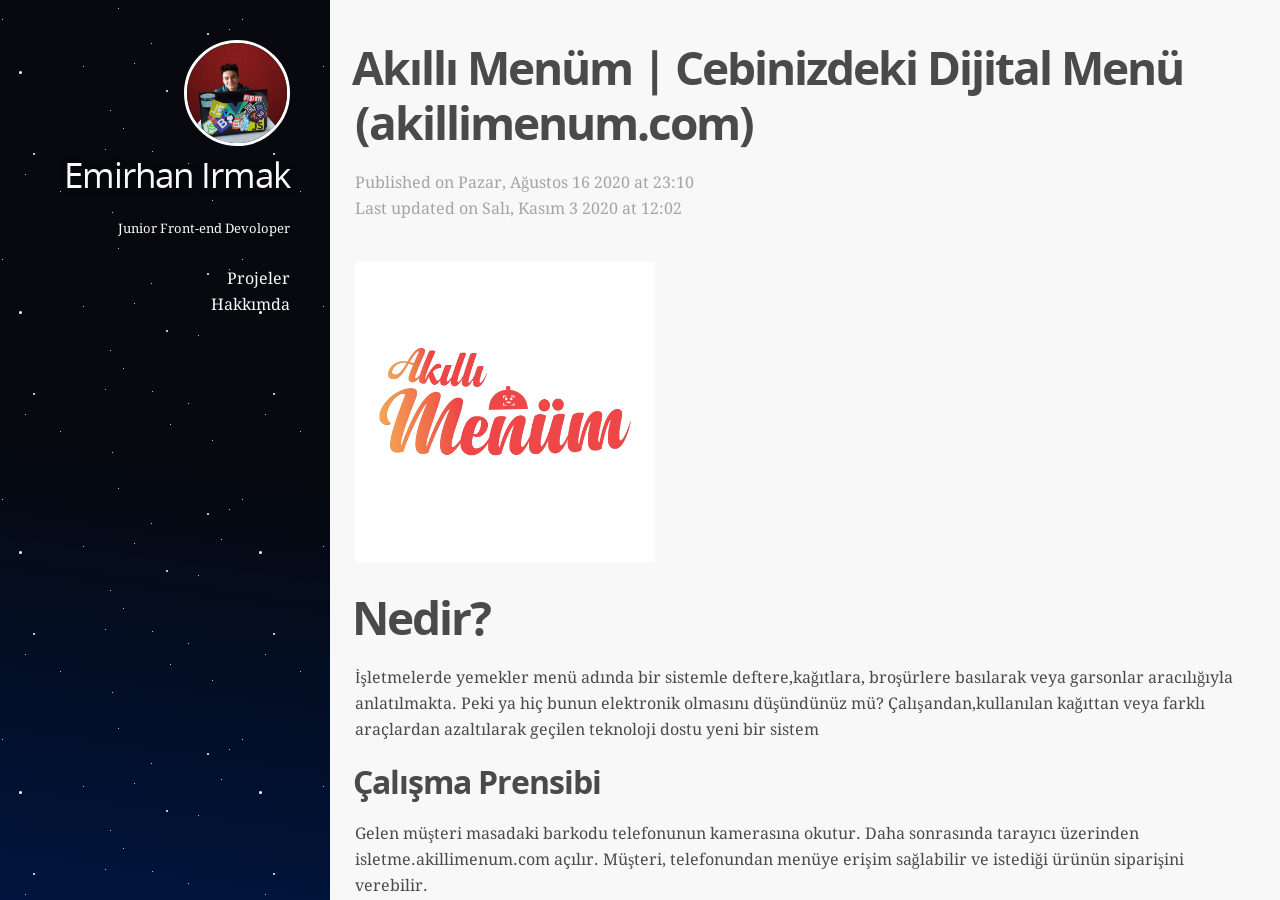
<file: 2020/08/16/index.html>
<!DOCTYPE html><html lang="en-us"><head><meta charset="UTF-8"><meta http-equiv="X-UA-Compatible" content="IE=edge,chrome=1"><title>Akıllı Menüm | Cebinizdeki Dijital Menü (akillimenum.com) | Emirhan Irmak</title><meta name="description" content="QR barkod ile menüyü görme ve sipariş verme uygulaması"><meta name="generator" content="Emirhan Irmak"><meta name="author" content="Emirhan Irmak, contact@emirhanirmak.me"><meta name="keywords" content="Junior Front-end developer"><meta name="HandheldFriendly" content="True"><meta name="MobileOptimized" content="320"><meta name="viewport" content="width=device-width,initial-scale=1.0,maximum-scale=1,user-scalable=0"><link rel="stylesheet" type="text/css" href="/styles/screen.css"><link rel="apple-touch-icon" sizes="57x57" href="/images/apple-touch-icon-57x57.png"><link rel="apple-touch-icon" sizes="60x60" href="/images/apple-touch-icon-60x60.png"><link rel="apple-touch-icon" sizes="72x72" href="/images/apple-touch-icon-72x72.png"><link rel="apple-touch-icon" sizes="76x76" href="/images/apple-touch-icon-76x76.png"><link rel="apple-touch-icon" sizes="114x114" href="/images/apple-touch-icon-114x114.png"><link rel="apple-touch-icon" sizes="120x120" href="/images/apple-touch-icon-120x120.png"><link rel="apple-touch-icon" sizes="144x144" href="/images/apple-touch-icon-144x144.png"><link rel="apple-touch-icon" sizes="152x152" href="/images/apple-touch-icon-152x152.png"><link rel="apple-touch-icon" sizes="180x180" href="/images/apple-touch-icon-180x180.png"><link rel="icon" type="image/png" sizes="16x16" href="/images/favicon-16x16.png"><link rel="icon" type="image/png" sizes="32x32" href="/images/favicon-32x32.png"><link rel="icon" type="image/png" sizes="96x96" href="/images/favicon-96x96.png"><link rel="icon" type="image/png" sizes="160x160" href="/images/favicon-160x160.png"><link rel="icon" type="image/png" sizes="192x192" href="/images/favicon-192x192.png"><meta name="msapplication-TileColor" content="#121315"><meta name="msapplication-TileImage" content="/images/mstile-144x144.png"></head><body itemscope itemtype="https://schema.org/WebPage"><header itemscope itemtype="https://schema.org/WPHeader"><a href="/"><img src="/images/hero.jpg" alt="Emirhan Irmak" title="Emirhan Irmak"></a><h1><a href="/" alt="Emirhan Irmak" title="Emirhan Irmak" itemprop="headline">Emirhan Irmak</a></h1><p itemprop="description">Junior Front-end Devoloper </p><nav itemscope itemtype="https://schema.org/SiteNavigationElement"><ul><li itemprop="name"><a href="/" alt="Projeler" title="Projeler" itemprop="url">Projeler</a></li><li itemprop="name"><a href="/about" alt="Hakkımda" title="Hakkımda" itemprop="url">Hakkımda</a></li></ul></nav><div class="space"></div></header><main itemscope itemtype="https://schema.org/Blog"><section class="posts"></section><article class="full"><h1 itemprop="headline">Akıllı Menüm | Cebinizdeki Dijital Menü (akillimenum.com)</h1><span class="post-meta">Published on<time itemprop="datePublished" datetime="2020-08-16T20:10:00.000Z"> Pazar, Ağustos 16 2020 at 23:10</time><br>Last updated on<time itemprop="dateModified" datetime="2020-08-16T20:10:00.000Z"> Salı, Kasım 3 2020 at 12:02</time></span><p><img src="/images/logo.jpg" alt="logo"></p>
<h1 id="Nedir"><a href="#Nedir" class="headerlink" title="Nedir?"></a>Nedir?</h1><p>İşletmelerde yemekler menü adında bir sistemle deftere,kağıtlara, broşürlere basılarak veya garsonlar aracılığıyla anlatılmakta. Peki ya hiç bunun elektronik olmasını düşündünüz mü? Çalışandan,kullanılan kağıttan veya farklı araçlardan azaltılarak geçilen teknoloji dostu yeni bir sistem</p>
<h2 id="Calisma-Prensibi"><a href="#Calisma-Prensibi" class="headerlink" title="Çalışma Prensibi"></a>Çalışma Prensibi</h2><p>Gelen müşteri masadaki barkodu telefonunun kamerasına okutur. Daha sonrasında tarayıcı üzerinden isletme.akillimenum.com açılır. Müşteri, telefonundan menüye erişim sağlabilir ve istediği ürünün siparişini verebilir.</p>
<p><img src="/images/pleksi.jpg" alt="barkod"></p>
<h2 id="Ne-Yaptik"><a href="#Ne-Yaptik" class="headerlink" title="Ne Yaptık?"></a>Ne Yaptık?</h2><p>Ortağımla birlikte çıktığımız bu yolculukta tek bir site içerisinde 2 ayrı merkez kurduk; Müşteri ve Panel. Front endini sahiplendiğim bu projede yaklaşık 2 kişi 3 ay uğraştık. Bazen yarına iş kalmasın dedik saat 5 lerde uyuduk, ama sonuna kadar değdi. Uğraştığımız bu zaman içerisinde projenin kullanıma hazır denileceğini düşündüğümüz an kendimizi Beşiktaş da cafe ve restuarant gezerken bulduk.</p>
<h2 id="Sonuc"><a href="#Sonuc" class="headerlink" title="Sonuç"></a>Sonuç</h2><p>Hiç kimseden olumlu bir dönüş alamadık, ilgilenen sayısı bir elin 5 parmağını geçmedi. Çoğu dalga geçer gibi muamele yaptı. Her şey olumlu sonuçlanacak diye bir şey yok, artık önümüzdeki maçlara… </p>
</article></main></body></html>
</file>
<file: styles/screen.css>
/*! normalize.css v3.0.2 | MIT License | git.io/normalize */

/**
 * 1. Set default font family to sans-serif.
 * 2. Prevent iOS text size adjust after orientation change, without disabling
 *    user zoom.
 */

html {
  font-family: sans-serif; /* 1 */
  -ms-text-size-adjust: 100%; /* 2 */
  -webkit-text-size-adjust: 100%; /* 2 */
}

/**
 * Remove default margin.
 */

body {
  margin: 0;
}

/* HTML5 display definitions
   ========================================================================== */

/**
 * Correct `block` display not defined for any HTML5 element in IE 8/9.
 * Correct `block` display not defined for `details` or `summary` in IE 10/11
 * and Firefox.
 * Correct `block` display not defined for `main` in IE 11.
 */

article,
aside,
details,
figcaption,
figure,
footer,
header,
hgroup,
main,
menu,
nav,
section,
summary {
  display: block;
}

/**
 * 1. Correct `inline-block` display not defined in IE 8/9.
 * 2. Normalize vertical alignment of `progress` in Chrome, Firefox, and Opera.
 */

audio,
canvas,
progress,
video {
  display: inline-block; /* 1 */
  vertical-align: baseline; /* 2 */
}

/**
 * Prevent modern browsers from displaying `audio` without controls.
 * Remove excess height in iOS 5 devices.
 */

audio:not([controls]) {
  display: none;
  height: 0;
}

/**
 * Address `[hidden]` styling not present in IE 8/9/10.
 * Hide the `template` element in IE 8/9/11, Safari, and Firefox < 22.
 */

[hidden],
template {
  display: none;
}

/* Links
   ========================================================================== */

/**
 * Remove the gray background color from active links in IE 10.
 */

a {
  background-color: transparent;
}

/**
 * Improve readability when focused and also mouse hovered in all browsers.
 */

a:active,
a:hover {
  outline: 0;
}

/* Text-level semantics
   ========================================================================== */

/**
 * Address styling not present in IE 8/9/10/11, Safari, and Chrome.
 */

abbr[title] {
  border-bottom: 1px dotted;
}

/**
 * Address style set to `bolder` in Firefox 4+, Safari, and Chrome.
 */

b,
strong {
  font-weight: bold;
}

/**
 * Address styling not present in Safari and Chrome.
 */

dfn {
  font-style: italic;
}

/**
 * Address variable `h1` font-size and margin within `section` and `article`
 * contexts in Firefox 4+, Safari, and Chrome.
 */

h1 {
  font-size: 2em;
  margin: 0.67em 0;
}

/**
 * Address styling not present in IE 8/9.
 */

mark {
  background: #ff0;
  color: #000;
}

/**
 * Address inconsistent and variable font size in all browsers.
 */

small {
  font-size: 80%;
}

/**
 * Prevent `sub` and `sup` affecting `line-height` in all browsers.
 */

sub,
sup {
  font-size: 75%;
  line-height: 0;
  position: relative;
  vertical-align: baseline;
}

sup {
  top: -0.5em;
}

sub {
  bottom: -0.25em;
}

/* Embedded content
   ========================================================================== */

/**
 * Remove border when inside `a` element in IE 8/9/10.
 */

img {
  border: 0;
}

/**
 * Correct overflow not hidden in IE 9/10/11.
 */

svg:not(:root) {
  overflow: hidden;
}

/* Grouping content
   ========================================================================== */

/**
 * Address margin not present in IE 8/9 and Safari.
 */

figure {
  margin: 1em 40px;
}

/**
 * Address differences between Firefox and other browsers.
 */

hr {
  -moz-box-sizing: content-box;
  box-sizing: content-box;
  height: 0;
}

/**
 * Contain overflow in all browsers.
 */

pre {
  overflow: auto;
}

/**
 * Address odd `em`-unit font size rendering in all browsers.
 */

code,
kbd,
pre,
samp {
  font-family: monospace, monospace;
  font-size: 1em;
}

/* Forms
   ========================================================================== */

/**
 * Known limitation: by default, Chrome and Safari on OS X allow very limited
 * styling of `select`, unless a `border` property is set.
 */

/**
 * 1. Correct color not being inherited.
 *    Known issue: affects color of disabled elements.
 * 2. Correct font properties not being inherited.
 * 3. Address margins set differently in Firefox 4+, Safari, and Chrome.
 */

button,
input,
optgroup,
select,
textarea {
  color: inherit; /* 1 */
  font: inherit; /* 2 */
  margin: 0; /* 3 */
}

/**
 * Address `overflow` set to `hidden` in IE 8/9/10/11.
 */

button {
  overflow: visible;
}

/**
 * Address inconsistent `text-transform` inheritance for `button` and `select`.
 * All other form control elements do not inherit `text-transform` values.
 * Correct `button` style inheritance in Firefox, IE 8/9/10/11, and Opera.
 * Correct `select` style inheritance in Firefox.
 */

button,
select {
  text-transform: none;
}

/**
 * 1. Avoid the WebKit bug in Android 4.0.* where (2) destroys native `audio`
 *    and `video` controls.
 * 2. Correct inability to style clickable `input` types in iOS.
 * 3. Improve usability and consistency of cursor style between image-type
 *    `input` and others.
 */

button,
html input[type="button"], /* 1 */
input[type="reset"],
input[type="submit"] {
  -webkit-appearance: button; /* 2 */
  cursor: pointer; /* 3 */
}

/**
 * Re-set default cursor for disabled elements.
 */

button[disabled],
html input[disabled] {
  cursor: default;
}

/**
 * Remove inner padding and border in Firefox 4+.
 */

button::-moz-focus-inner,
input::-moz-focus-inner {
  border: 0;
  padding: 0;
}

/**
 * Address Firefox 4+ setting `line-height` on `input` using `!important` in
 * the UA stylesheet.
 */

input {
  line-height: normal;
}

/**
 * It's recommended that you don't attempt to style these elements.
 * Firefox's implementation doesn't respect box-sizing, padding, or width.
 *
 * 1. Address box sizing set to `content-box` in IE 8/9/10.
 * 2. Remove excess padding in IE 8/9/10.
 */

input[type="checkbox"],
input[type="radio"] {
  box-sizing: border-box; /* 1 */
  padding: 0; /* 2 */
}

/**
 * Fix the cursor style for Chrome's increment/decrement buttons. For certain
 * `font-size` values of the `input`, it causes the cursor style of the
 * decrement button to change from `default` to `text`.
 */

input[type="number"]::-webkit-inner-spin-button,
input[type="number"]::-webkit-outer-spin-button {
  height: auto;
}

/**
 * 1. Address `appearance` set to `searchfield` in Safari and Chrome.
 * 2. Address `box-sizing` set to `border-box` in Safari and Chrome
 *    (include `-moz` to future-proof).
 */

input[type="search"] {
  -webkit-appearance: textfield; /* 1 */
  -moz-box-sizing: content-box;
  -webkit-box-sizing: content-box; /* 2 */
  box-sizing: content-box;
}

/**
 * Remove inner padding and search cancel button in Safari and Chrome on OS X.
 * Safari (but not Chrome) clips the cancel button when the search input has
 * padding (and `textfield` appearance).
 */

input[type="search"]::-webkit-search-cancel-button,
input[type="search"]::-webkit-search-decoration {
  -webkit-appearance: none;
}

/**
 * Define consistent border, margin, and padding.
 */

fieldset {
  border: 1px solid #c0c0c0;
  margin: 0 2px;
  padding: 0.35em 0.625em 0.75em;
}

/**
 * 1. Correct `color` not being inherited in IE 8/9/10/11.
 * 2. Remove padding so people aren't caught out if they zero out fieldsets.
 */

legend {
  border: 0; /* 1 */
  padding: 0; /* 2 */
}

/**
 * Remove default vertical scrollbar in IE 8/9/10/11.
 */

textarea {
  overflow: auto;
}

/**
 * Don't inherit the `font-weight` (applied by a rule above).
 * NOTE: the default cannot safely be changed in Chrome and Safari on OS X.
 */

optgroup {
  font-weight: bold;
}

/* Tables
   ========================================================================== */

/**
 * Remove most spacing between table cells.
 */

table {
  border-collapse: collapse;
  border-spacing: 0;
}

td,
th {
  padding: 0;
}

@font-face {
  font-family: 'Droid Serif';
  font-style: normal;
  font-weight: 400;
  src: url("../fonts/droidserif/400.woff2") format('woff2'), url("../fonts/droidserif/400.woff") format('woff');
}
@font-face {
  font-family: 'Droid Serif';
  font-style: normal;
  font-weight: 700;
  src: url("../fonts/droidserif/700.woff2") format('woff2'), url("../fonts/droidserif/700.woff") format('woff');
}
@font-face {
  font-family: 'Droid Serif';
  font-style: italic;
  font-weight: 400;
  src: url("../fonts/droidserif/400i.woff2") format('woff2'), url("../fonts/droidserif/400i.woff") format('woff');
}
@font-face {
  font-family: 'Droid Serif';
  font-style: italic;
  font-weight: 700;
  src: url("../fonts/droidserif/700i.woff2") format('woff2'), url("../fonts/droidserif/700i.woff") format('woff');
}
@font-face {
  font-family: 'Open Sans';
  font-style: normal;
  font-weight: 300;
  src: url("../fonts/opensans/300.woff2") format('woff2'), url("../fonts/opensans/300.woff") format('woff');
}
@font-face {
  font-family: 'Open Sans';
  font-style: normal;
  font-weight: 400;
  src: url("../fonts/opensans/400.woff2") format('woff2'), url("../fonts/opensans/400.woff") format('woff');
}
@font-face {
  font-family: 'Open Sans';
  font-style: normal;
  font-weight: 600;
  src: url("../fonts/opensans/600.woff2") format('woff2'), url("../fonts/opensans/600.woff") format('woff');
}
@font-face {
  font-family: 'Open Sans';
  font-style: normal;
  font-weight: 700;
  src: url("../fonts/opensans/700.woff2") format('woff2'), url("../fonts/opensans/700.woff") format('woff');
}
@font-face {
  font-family: 'Open Sans';
  font-style: normal;
  font-weight: 800;
  src: url("../fonts/opensans/800.woff2") format('woff2'), url("../fonts/opensans/800.woff") format('woff');
}
@font-face {
  font-family: 'Open Sans';
  font-style: italic;
  font-weight: 300;
  src: url("../fonts/opensans/300i.woff2") format('woff2'), url("../fonts/opensans/300i.woff") format('woff');
}
@font-face {
  font-family: 'Open Sans';
  font-style: italic;
  font-weight: 400;
  src: url("../fonts/opensans/400i.woff2") format('woff2'), url("../fonts/opensans/400i.woff") format('woff');
}
@font-face {
  font-family: 'Open Sans';
  font-style: italic;
  font-weight: 600;
  src: url("../fonts/opensans/600i.woff2") format('woff2'), url("../fonts/opensans/600i.woff") format('woff');
}
@font-face {
  font-family: 'Open Sans';
  font-style: italic;
  font-weight: 700;
  src: url("../fonts/opensans/700i.woff2") format('woff2'), url("../fonts/opensans/700i.woff") format('woff');
}
@font-face {
  font-family: 'Open Sans';
  font-style: italic;
  font-weight: 800;
  src: url("../fonts/opensans/800i.woff2") format('woff2'), url("../fonts/opensans/800i.woff") format('woff');
}
@font-face {
  font-family: 'Fira Mono';
  font-style: normal;
  font-weight: 400;
  src: url("../fonts/fira/400.woff2") format('woff2'), url("../fonts/fira/400.woff") format('woff');
}
@font-face {
  font-family: 'Fira Mono';
  font-style: normal;
  font-weight: 500;
  src: url("../fonts/fira/500.woff2") format('woff2'), url("../fonts/fira/500.woff") format('woff');
}
@font-face {
  font-family: 'Fira Mono';
  font-style: normal;
  font-weight: 700;
  src: url("../fonts/fira/700.woff2") format('woff2'), url("../fonts/fira/700.woff") format('woff');
}
html {
  font-size: 62.5%;
}
body {
  color: #4a4a4a;
  margin: 0;
  height: 100vh;
  -webkit-box-orient: vertical;
  -moz-box-orient: vertical;
  -o-box-orient: vertical;
  -webkit-flex-direction: column;
  -ms-flex-direction: column;
  flex-direction: column;
  font-family: 'Droid Serif', Georgia, serif;
  font-size: 1.62rem;
  font-weight: 400;
  line-height: 1.6em;
}
a {
  color: #141414;
  text-decoration: underline;
}
a:hover {
  -webkit-transition: color 0.3s ease;
  -moz-transition: color 0.3s ease;
  -o-transition: color 0.3s ease;
  -ms-transition: color 0.3s ease;
  transition: color 0.3s ease;
}
::-moz-selection,
::selection {
  color: #4a4a4a;
  background: #1d9cf7;
  text-shadow: none;
}
header,
main {
  overflow-y: auto;
  -webkit-overflow-scrolling: touch;
  padding: 20px;
}
header {
  background-image: -webkit-linear-gradient(82deg, hsla(220,100%,12%,1), hsla(220,40%,4%,1) 50%);
  background-image: -moz-linear-gradient(82deg, hsla(220,100%,12%,1), hsla(220,40%,4%,1) 50%);
  background-image: -o-linear-gradient(82deg, hsla(220,100%,12%,1), hsla(220,40%,4%,1) 50%);
  background-image: -ms-linear-gradient(82deg, hsla(220,100%,12%,1), hsla(220,40%,4%,1) 50%);
  background-image: linear-gradient(8deg, hsla(220,100%,12%,1), hsla(220,40%,4%,1) 50%);
  -webkit-box-flex: 1;
  -moz-box-flex: 1;
  -o-box-flex: 1;
  box-flex: 1;
  -webkit-flex: 1;
  -ms-flex: 1;
  flex: 1;
  overflow: hidden;
  position: relative;
  text-align: center;
}
header a,
header h1,
header p,
header nav {
  position: relative;
  z-index: 2;
}
header a {
  color: #fafafa;
  text-decoration: none;
}
header a:hover {
  text-decoration: underline;
}
header h1 {
  color: #1d9cf7;
  font-family: 'Open Sans', sans-serif;
  font-size: 3.5rem;
  font-weight: 400;
  letter-spacing: -1px;
  text-shadow: 0 1px 6px rgba(0,0,0,0.5);
}
header h1 a:hover {
  text-decoration: none;
}
header img {
  line-height: 0;
  margin: 0;
  border-radius: 100px;
  width: 100px;
  height: 100px;
  border: 3px solid #fff;
}
header p {
  color: #fafafa;
  font-family: 'Droid Serif', Georgia, serif;
  font-size: 1.3rem;
  font-weight: 400;
  letter-spacing: 0;
  margin: 0;
  text-shadow: 0 1px 3px rgba(0,0,0,0.35);
}
header nav ul {
  list-style: none;
  margin: 0;
  padding: 0;
}
header nav ul li {
  display: inline-block;
  padding: 12px 0 12px 12px;
}
header nav ul li:after {
  content: '·';
  padding-left: 12px;
}
header nav ul li:last-child:after {
  content: '';
}
header nav ul li {
  padding: 15px;
}
header .space {
  -webkit-animation: slide 8s linear infinite;
  -moz-animation: slide 8s linear infinite;
  -o-animation: slide 8s linear infinite;
  -ms-animation: slide 8s linear infinite;
  animation: slide 8s linear infinite;
  background-image: url("../images/stars.svg");
  background-position: center center;
  -webkit-background-size: 240px;
  -moz-background-size: 240px;
  background-size: 240px;
  height: 400%;
  left: 0;
  position: absolute;
  top: 0;
  width: 400%;
  z-index: 1;
}
main {
  background: #f8f8f8;
  -webkit-box-flex: 2;
  -moz-box-flex: 2;
  -o-box-flex: 2;
  box-flex: 2;
  -webkit-flex: 2;
  -ms-flex: 2;
  flex: 2;
  hypens: auto;
  overflow-x: hidden;
  padding: 20px;
  text-align: left;
  word-break: normal;
  word-wrap: break-word;
}
main a.article {
  color: #4a4a4a;
  text-decoration: none;
  display: block;
  max-width: 1050px;
}
main a.article:last-of-type article {
  border: none;
}
main a.article:last-of-type article:after {
  background: none;
  border: none;
  -webkit-box-shadow: none;
  box-shadow: none;
  padding-bottom: 20px;
}
main a.article:hover h2 {
  color: #136aaa;
  -webkit-transition: color 0.3s ease;
  -moz-transition: color 0.3s ease;
  -o-transition: color 0.3s ease;
  -ms-transition: color 0.3s ease;
  transition: color 0.3s ease;
}
main .page-title {
  color: #a4a4a4;
  font-family: 'Droid Serif', Georgia, serif;
  font-size: 1.62rem;
  font-style: italic;
  font-weight: 400;
  margin: 0;
  padding-bottom: 16px;
  text-align: center;
}
main .post-meta {
  color: #a4a4a4;
  display: inline-block;
  font-family: 'Droid Serif', Georgia, serif;
  font-weight: 400;
  font-size: 1.62rem;
  margin: 0;
}
main article.item {
  border-bottom: 1px solid rgba(0,0,0,0.15);
  color: #4a4a4a;
  padding: 40px 20px;
}
main article.item h2 {
  break-word: normal;
  color: #4a4a4a;
  margin-bottom: 16px;
  word-wrap: break-word;
}
main article.item p.post-excerpt {
  font-size: 1.62rem;
  line-height: 1.6em;
  margin: 16px 0 0 0;
}
main article.item:after {
  display: block;
  content: '';
  width: 7px;
  height: 7px;
  border: 1px solid #dadada 1px solid;
  position: relative;
  top: 45px;
  left: 50%;
  margin-left: -5px;
  background: #d3d3d3;
  border-radius: 100%;
  -webkit-box-shadow: #f8f8f8 0 0 0 5px;
  box-shadow: #f8f8f8 0 0 0 5px;
}
main article.full {
  padding-bottom: 20px;
  margin-top: 40px;
  max-width: 1050px;
}
main article.full h2 {
  margin: 0;
}
main article.full a {
  text-decoration: underline;
}
main article.full a:hover {
  color: #136aaa;
}
main article.full p + img {
  margin-top: 0;
}
main article.full img {
  border-radius: 3px;
  height: 300px;
  margin-top: 20px;
}
main article.full blockquote {
  -webkit-box-sizing: border-box;
  -moz-box-sizing: border-box;
  box-sizing: border-box;
  margin: 1.6em 0 1.6em 0;
  padding: 0 0 0 1.6em;
  border-left: #1d9cf7 0.4em solid;
}
main article.full blockquote footer {
  text-align: left;
  padding: 0;
  border: 0;
  background: none;
  color: #4a4a4a;
  line-height: 1.6em;
  font-size: 0.9em;
}
main article.full blockquote p {
  margin: 0.8em 0;
  font-style: italic;
}
main article.full blockquote small {
  display: inline-block;
  margin: 0.8em 0 0.8em 1.5em;
  font-size: 0.9rem;
  color: #f8f8f8;
}
main article.full blockquote small:before {
  content: '\2014 \00A0';
}
main article.full blockquote ol,
main article.full blockquote ul {
  font-style: italic;
}
main article.full blockquote cite {
  font-weight: bold;
}
main article.full blockquote cite:before {
  content: '—';
  padding: 0 0.3em;
}
main article.full blockquote cite a {
  color: $link-article-color;
  font-weight: normal;
}
main article.full .noshadow {
  -webkit-box-shadow: none;
  box-shadow: none;
  border-radius: 0;
}
main article.full .logos {
  display: inline-block;
  clear: both;
}
main article.full .logos img {
  width: auto;
}
main article.full .left {
  float: left;
}
main article.full .right {
  float: right;
}
main article.full form .form-column {
  display: inline-block;
  text-align: left;
  width: 100%;
}
main article.full form .form-column input[type="name"],
main article.full form .form-column input[type="email"] {
  width: 100%;
}
main article.full form .form-column input,
main article.full form .form-column textarea {
  padding: 0.5em 0.6em;
  margin: 0;
  border: 1px solid #f8f8f8;
  -webkit-box-shadow: inset 0 1px 3px #a4a4a4;
  box-shadow: inset 0 1px 3px #a4a4a4;
  border-radius: 2px;
  -webkit-box-sizing: border-box;
  -moz-box-sizing: border-box;
  box-sizing: border-box;
  overflow: hidden;
}
main article.full form .form-column textarea {
  margin: 0.5em 0.5em 0.5em 0;
}
main article.full form .form-column input[type="checkbox"] {
  margin: 0.5em;
}
main article.full form .form-column label {
  margin-right: 0.5em;
}
main article.full form .form-column textarea {
  width: 100%;
}
main article.full form .form-column button {
  background: #1d9cf7;
  border: 1px solid #0777c7;
  -webkit-box-shadow: inset 0 0 0 1px #1d9cf7, 0 1px 3px #737373;
  box-shadow: inset 0 0 0 1px #1d9cf7, 0 1px 3px #737373;
  border-radius: 2px;
  -webkit-box-sizing: border-box;
  -moz-box-sizing: border-box;
  box-sizing: border-box;
  color: #fafafa;
  font-family: 'Open Sans', sans-serif;
  letter-spacing: 1px;
  margin: 0.5em 0.5em 0.5em 0;
  padding: 0.1em 0.6em;
  white-space: nowrap;
  text-transform: uppercase;
  text-shadow: 0 -1px 1px #0777c7;
}
main article.full .btn {
  border: none;
  font-size: inherit;
  color: #fafafa;
  background: none;
  cursor: pointer;
  display: inline-block;
  letter-spacing: 1px;
  font-weight: 700;
  outline: none;
  position: relative;
  -webkit-transition: all 0.3s;
  -moz-transition: all 0.3s;
  -o-transition: all 0.3s;
  -ms-transition: all 0.3s;
  transition: all 0.3s;
  vertical-align: middle;
}
main article.full .btn:after {
  content: '';
  position: absolute;
  z-index: -1;
  -webkit-transition: all 0.3s;
  -moz-transition: all 0.3s;
  -o-transition: all 0.3s;
  -ms-transition: all 0.3s;
  transition: all 0.3s;
}
main article.full .small-button {
  background: #1d9cf7;
  border-radius: 2px;
  -webkit-box-shadow: 0 2px #0777c7;
  box-shadow: 0 2px #0777c7;
  color: #fafafa;
  font-family: 'Open Sans', sans-serif;
  font-size: 1.4rem;
  font-weight: 700;
  line-height: 1.6;
  margin: 0;
  border: 1px solid #0777c7;
  padding: 0 5px;
  white-space: nowrap;
}
main article.full .small-button:before {
  left: 130%;
  top: 0;
}
main article.full .small-button:hover {
  -webkit-box-shadow: 0 2px #0777c7;
  box-shadow: 0 2px #0777c7;
  top: 1px;
}
main article.full .small-button:hover:before {
  left: 80%;
}
main article.full .small-button:active {
  -webkit-box-shadow: 0 0 #0777c7;
  box-shadow: 0 0 #0777c7;
  top: 2px;
}
main article.full .simple:hover {
  -webkit-box-shadow: inset 0 0 20px 1px #7fc7fb, 1px 1px 3px #55b5f9;
  box-shadow: inset 0 0 20px 1px #7fc7fb, 1px 1px 3px #55b5f9;
}
main article.full .big-button {
  background: #1d9cf7;
  color: #fafafa;
  font-family: 'Open Sans', sans-serif;
  -webkit-box-shadow: 0 6px #0777c7;
  box-shadow: 0 6px #0777c7;
  -webkit-transition: none;
  -moz-transition: none;
  -o-transition: none;
  -ms-transition: none;
  transition: none;
  border-radius: 5px;
  text-transform: uppercase;
  padding: 25px 80px;
  margin: 15px 30px;
}
main article.full .big-button:hover {
  color: #fafafa;
  -webkit-box-shadow: 0 4px #0777c7;
  box-shadow: 0 4px #0777c7;
  padding: 25px 80px;
  top: 2px;
}
main article.full .big-button:hover:before {
  left: 80%;
}
main article.full .big-button:active {
  color: #fafafa;
  -webkit-box-shadow: 0 0 #0777c7;
  box-shadow: 0 0 #0777c7;
  padding: 25px 80px;
  top: 6px;
}
main article.full .big-button:before {
  left: 130%;
  top: 0;
}
main article.full .round-button {
  border-radius: 30px;
  border: 3px solid #dfdfdf;
  color: #dfdfdf;
  font-family: 'Open Sans', sans-serif;
  padding: 10px 30px;
  overflow: hidden;
  margin: 15px 30px;
  text-transform: uppercase;
}
main article.full .round-button:hover {
  border: 3px solid $link-article-color;
  color: #136aaa;
}
main article.full .punch-button {
  background: #1d9cf7;
  border-top: 1px solid #0777c7;
  border-right: 1px solid #033050;
  border-bottom: 1px solid #022035;
  border-left: 1px solid #033050;
  border-radius: 4px;
  -webkit-box-shadow: inset 0 1px 10px 1px #55b5f9, 0 1px 0 #022035, 0 6px 0 #033050, 0 8px 4px 1px #737373;
  box-shadow: inset 0 1px 10px 1px #55b5f9, 0 1px 0 #022035, 0 6px 0 #033050, 0 8px 4px 1px #737373;
  color: #fafafa;
  font-family: 'Open Sans', sans-serif;
  font-size: 1.8rem;
  font-weight: 700;
  line-height: 1.4;
  margin-bottom: 10px;
  margin-top: 4px;
  padding: 0.4em;
  width: 12em;
  text-align: center;
  text-shadow: 0 -1px 1px #0777c7;
  text-transform: uppercase;
  -webkit-background-clip: padding-box;
}
main article.full .punch-button hr {
  display: block;
  border-color: #fafafa;
  margin-top: 0.4em;
  margin-bottom: 0;
  padding-top: 0.4em;
}
main article.full .punch-button hr:before,
main article.full .punch-button hr:after {
  display: none;
}
main article.full .punch-button span {
  display: block;
  color: #033050;
  font-family: 'Open Sans', sans-serif;
  font-size: 1.4rem;
  font-style: italic;
  letter-spacing: 1px;
  text-align: center;
  text-shadow: 0 -1px 1px #55b5f9;
  width: 80%;
  margin: 0 auto;
  text-transform: none;
}
main article.full .punch-button:hover {
  -webkit-box-shadow: inset 0 0 20px 1px #7fc7fb, 0 1px 0 #022035, 0 6px 0 #033050, 0 8px 4px 1px #737373;
  box-shadow: inset 0 0 20px 1px #7fc7fb, 0 1px 0 #022035, 0 6px 0 #033050, 0 8px 4px 1px #737373;
  cursor: pointer;
}
main article.full .punch-button:active {
  -webkit-box-shadow: inset 0 1px 10px 1px #55b5f9, 0 1px 0 #022035, 0 2px 0 #033050, 0 4px 3px 0 #737373;
  box-shadow: inset 0 1px 10px 1px #55b5f9, 0 1px 0 #022035, 0 2px 0 #033050, 0 4px 3px 0 #737373;
  margin-top: 8px;
}
main section#comments {
  border-top: 1px solid rgba(0,0,0,0.15);
  padding-top: 20px;
  max-width: 1050px;
}
main footer {
  text-align: center;
  position: relative;
  padding: 2rem 0;
  font-size: 1.3rem;
  line-height: 2.1em;
  border: 1px solid #dadada;
  color: #a4a4a4;
  background: #f1f1f1;
  border-radius: 4px;
}
main footer :not(main) > a {
  color: #6e6e6e;
  font-weight: 700;
  text-decoration: none;
}
h1,
h2,
h3,
h4,
h5,
h6 {
  font-family: 'Open Sans', sans-serif;
  font-weight: 700;
  line-height: 1;
  margin-top: 0;
  margin-bottom: 20px;
  text-rendering: optimizeLegibility;
}
h1 {
  font-size: 4.6rem;
  letter-spacing: -2px;
  line-height: 1.2em;
  text-indent: -3px;
}
h2 {
  font-size: 3.2rem;
  letter-spacing: -1px;
  line-height: 1.2em;
  text-indent: -2px;
}
h3 {
  font-size: 2.8rem;
}
h4 {
  font-size: 2.4rem;
  margin-bottom: 0;
}
h5 {
  font-size: 2rem;
}
h6 {
  font-size: 1.8rem;
}
a {
  -webkit-transition: color ease 0.3s;
  -moz-transition: color ease 0.3s;
  -o-transition: color ease 0.3s;
  -ms-transition: color ease 0.3s;
  transition: color ease 0.3s;
  text-decoration: none;
}
a:hover {
  color: $link-article-color;
}
hr {
  display: block;
  height: 1px;
  border: 0;
  border-top: #d3d3d3 1px solid;
  margin: 40px 0;
  padding: 0;
}
hr:after {
  display: block;
  content: '';
  width: 7px;
  height: 7px;
  border: 1px solid #dadada 1px solid;
  position: relative;
  top: -5px;
  left: 50%;
  margin-left: -5px;
  background: #d3d3d3;
  border-radius: 100%;
  -webkit-box-shadow: #f8f8f8 0 0 0 5px;
  box-shadow: #f8f8f8 0 0 0 5px;
}
p,
ul,
ol,
dl,
table {
  margin: 20px 0;
}
ol ol,
ul ul,
ul ol,
ol ul {
  margin: 5px 0;
}
dl dt {
  clear: left;
  float: left;
  font-weight: bold;
  margin-bottom: 12px;
  overflow: hidden;
  text-align: right;
  -o-text-overflow: ellipsis;
  text-overflow: ellipsis;
  white-space: nowrap;
  width: 180px;
}
dl dd {
  margin-left: 200px;
  margin-bottom: 12px;
}
code,
tt {
  background: #136aaa;
  border-radius: 0.2em;
  color: #fafafa;
  font-family: 'Fira Mono', monospace, sans-serif;
  font-size: 0.85em;
  font-weight: 400;
  padding: 1px 3px;
  white-space: pre-wrap;
}
pre {
  -moz-box-sizing: border-box;
  -webkit-box-sizing: border-box;
  -moz-box-sizing: border-box;
  box-sizing: border-box;
  background: #222;
  border-radius: 0.3em;
  color: #fafafa;
  font-family: 'Fira Mono', monospace, sans-serif;
  font-size: 0.9em;
  font-weight: 400;
  margin: 1.6em 0;
  overflow: auto;
  padding: 10px;
  white-space: pre;
  width: 100%;
}
pre code,
tt {
  background: transparent;
  border: none;
  font-size: inherit;
  padding: 0;
  white-space: -moz-pre-wrap;
  white-space: pre-wrap;
}
kbd {
  background: #f4f4f4;
  border: 1px solid #ccc 1px solid;
  border-radius: 3px;
  -webkit-box-shadow: 0 1px 0 rgba(0,0,0,0.2), 0 0 0 2px #fafafa inset;
  box-shadow: 0 1px 0 rgba(0,0,0,0.2), 0 0 0 2px #fafafa inset;
  color: #666;
  display: inline-block;
  font-family: 'Droid Serif', Georgia, serif;
  font-size: 0.9em;
  margin-bottom: 0.4em;
  padding: 0 5px;
  text-shadow: 0 1px 0 #fafafa;
  white-space: nowrap;
}
iframe,
.fluid-width-video-wrapper {
  display: block;
  margin: 1.6em 0;
}
/* When a video is inside the fitvids wrapper, drop the
margin on the iframe, cause it breaks stuff. */
.fluid-width-video-wrapper iframe {
  margin: 0;
}
/* Hexo: Youtube, other video container */
.video-container {
  position: relative;
  padding-top: 56.25%;
  height: 0;
  overflow: hidden;
}
.video-container iframe,
.video-container object,
.video-container embed {
  position: absolute;
  top: 0;
  left: 0;
  width: 100%;
  height: 100%;
  margin-top: 0;
}
table > tbody > tr > td {
  padding-right: 10px;
}
/* Hexo: Syntax Highlighter */
figure.highlight {
  background: #222;
  border-radius: 0.3em;
  border: 1px solid #f2f2f2;
  color: #f2f2f2;
  font-size: 0.9em;
  line-height: 1.45em;
  margin: 1em 0 2.1em 0;
  overflow: auto;
  white-space: pre;
  word-wrap: normal;
}
figure.highlight.md td.gutter {
  display: none;
}
figure.highlight figcaption {
  padding: 7px 10px;
  font-family: 'Open Sans', sans-serif;
  font-size: 0.8em;
  color: #839496;
  background: #191919;
  text-align: center;
}
figure.highlight figcaption a {
  margin-left: 0.3em;
}
figure.highlight table {
  margin: 0;
}
figure.highlight table > tbody > tr > td {
  padding: 0;
}
figure.highlight table > tbody > tr > td.gutter {
  background-color: #222;
  max-width: 40px;
  text-align: right;
}
figure.highlight table > tbody > tr > td.gutter pre span.line {
  color: #839496;
}
figure.highlight pre {
  border: none;
  border-radius: 0;
  margin: 0;
}
@media (min-width: 720px) {
  body {
    display: -webkit-box;
    display: -moz-box;
    display: -webkit-flex;
    display: -ms-flexbox;
    display: box;
    display: flex;
    -webkit-box-orient: horizontal;
    -moz-box-orient: horizontal;
    -o-box-orient: horizontal;
    -webkit-flex-direction: row;
    -ms-flex-direction: row;
    flex-direction: row;
  }
  body header {
    -webkit-box-flex: 1;
    -moz-box-flex: 1;
    -o-box-flex: 1;
    box-flex: 1;
    -webkit-flex: 1;
    -ms-flex: 1;
    flex: 1;
    overflow: hidden;
    text-align: right;
    padding: 40px;
    max-width: 250px;
  }
  body header nav ul {
    padding-top: 24px;
  }
  body header nav ul li {
    display: block;
    line-height: 1.6em;
    padding: 0;
  }
  body header nav ul li:after {
    content: '';
    padding: 0;
  }
  body main {
    -webkit-box-flex: 2;
    -moz-box-flex: 2;
    -o-box-flex: 2;
    box-flex: 2;
    -webkit-flex: 2;
    -ms-flex: 2;
    flex: 2;
    padding: 0 40px 40px 40px;
  }
  body main form .form-column input[type="name"],
  body main form .form-column input[type="email"] {
    width: 35%;
    margin: 0.5em 0.5em 0.5em 0;
  }
}
pre .comment,
pre .template_comment,
.diff pre .header,
pre .javadoc {
  color: #75715e;
}
pre .function .keyword {
  color: #66d9ef;
}
pre .keyword,
.css .rule pre .keyword,
pre .winutils,
.javascript pre .title,
.nginx pre .title,
pre .subst,
pre .request,
pre .status {
  color: #f92672;
}
pre .number,
pre .hexcolor,
.ruby pre .constant {
  color: #ae81ff;
}
pre .value {
  color: #e6db74;
}
pre .string,
pre .tag pre .value,
pre .phpdoc,
.tex pre .formula {
  color: #e6db74;
}
pre .title,
pre .id,
.coffeescript pre .params,
.scss pre .preprocessor {
  color: #f92672;
}
.javascript pre .title,
.lisp pre .title,
.clojure pre .title,
pre .subst {
  font-weight: normal;
}
pre .class pre .title,
.haskell pre .type,
.vhdl pre .literal,
.tex pre .command {
  color: #e6db74;
}
pre .literal {
  color: #ae81ff;
}
pre .tag,
pre .tag pre .title,
pre .rules pre .property,
.django pre .tag pre .keyword {
  color: #a6e22e;
  font-weight: normal;
}
pre .attribute,
pre .variable,
.lisp pre .body {
  color: #a6e22e;
}
pre .regexp {
  color: #ae81ff;
}
pre .symbol,
.ruby pre .symbol pre .string,
.lisp pre .keyword,
.tex pre .special,
pre .prompt {
  color: #f92672;
}
pre .built_in,
.lisp pre .title,
.clojure pre .built_in {
  color: #e6db74;
}
pre .preprocessor,
pre .pragma,
pre .pi,
pre .doctype,
pre .shebang,
pre .cdata {
  color: #f8f8f2;
}
pre .deletion {
  background: #75715e;
}
pre .addition {
  background: #e6db74;
}
.diff pre .change {
  background: #f92672;
}
pre .chunk {
  color: #a6e22e;
}
/* Github */
.gist table {
  margin: 0;
  font-size: 1.4rem;
}
.gist .line-number {
  min-width: 25px;
  font-size: 1.1rem;
}
.icon {
  display: inline-block;
  width: 24px;
  height: 24px;
  stroke-width: 0;
  stroke: currentColor;
  fill: currentColor;
}
.links {
  margin-top: 20px;
}
.links a {
  margin: 3px;
}
.links a:last-child {
  margin-right: 0;
}
.header-subs {
  font-size: 18px;
  width: 100%;
  text-align: center;
  display: inline-block;
  margin-top: 20px;
  background: #fff;
  padding: 10px;
  -webkit-box-sizing: border-box;
  -moz-box-sizing: border-box;
  box-sizing: border-box;
  border-radius: 4px;
  max-width: 200px;
  color: #666;
}
body.home section.posts {
  max-width: 800px;
  float: left;
  padding-right: 40px;
}
body.home section.videos {
  display: block;
}
.videos {
  display: none;
  overflow: hidden;
  margin-top: 50px;
}
.videos > section {
  margin-top: 20px;
}
.videos .video {
  margin: 0 25px 25px 0;
  max-width: 500px;
  width: 100%;
}
.videos .video img {
  width: 100%;
  max-width: 500px;
  min-width: 196px;
}
.videos .video h2 {
  text-indent: 0;
  font-size: 16px;
  margin: 0;
}
.videos .video h2 a {
  color: #167ac6;
  margin-bottom: 5px;
  display: block;
}
.videos .video h2 time {
  font-size: 13px;
  margin: 3px 0 5px;
  color: #767676;
  font-weight: 400;
  display: block;
}
.videos .video article {
  line-height: 20px;
  font-size: 13px;
}
@media (max-width: 1480px) {
  body main {
    padding: 0 30px 30px 30px;
  }
  body.home section.posts {
    max-width: 700px;
  }
}
@media (max-width: 1350px) {
  body main {
    padding: 0 25px 25px 25px;
  }
  body.home section.posts {
    max-width: 600px;
  }
}
@media (max-width: 1200px) {
  body.home section.posts {
    max-width: 500px;
  }
}
@media (max-width: 1080px) {
  body.home section.posts {
    width: 100%;
    max-width: inherit;
  }
  body .videos {
    float: left;
  }
}
@media (max-width: 420px) {
}
@-moz-keyframes slide {
  0% {
    -webkit-transform: translate3d(0, 0, 0);
    -moz-transform: translate3d(0, 0, 0);
    -o-transform: translate3d(0, 0, 0);
    -ms-transform: translate3d(0, 0, 0);
    transform: translate3d(0, 0, 0);
  }
  100% {
    -webkit-transform: translate3d(-240px, -240px, 0);
    -moz-transform: translate3d(-240px, -240px, 0);
    -o-transform: translate3d(-240px, -240px, 0);
    -ms-transform: translate3d(-240px, -240px, 0);
    transform: translate3d(-240px, -240px, 0);
  }
}
@-webkit-keyframes slide {
  0% {
    -webkit-transform: translate3d(0, 0, 0);
    -moz-transform: translate3d(0, 0, 0);
    -o-transform: translate3d(0, 0, 0);
    -ms-transform: translate3d(0, 0, 0);
    transform: translate3d(0, 0, 0);
  }
  100% {
    -webkit-transform: translate3d(-240px, -240px, 0);
    -moz-transform: translate3d(-240px, -240px, 0);
    -o-transform: translate3d(-240px, -240px, 0);
    -ms-transform: translate3d(-240px, -240px, 0);
    transform: translate3d(-240px, -240px, 0);
  }
}
@-o-keyframes slide {
  0% {
    -webkit-transform: translate3d(0, 0, 0);
    -moz-transform: translate3d(0, 0, 0);
    -o-transform: translate3d(0, 0, 0);
    -ms-transform: translate3d(0, 0, 0);
    transform: translate3d(0, 0, 0);
  }
  100% {
    -webkit-transform: translate3d(-240px, -240px, 0);
    -moz-transform: translate3d(-240px, -240px, 0);
    -o-transform: translate3d(-240px, -240px, 0);
    -ms-transform: translate3d(-240px, -240px, 0);
    transform: translate3d(-240px, -240px, 0);
  }
}
@keyframes slide {
  0% {
    -webkit-transform: translate3d(0, 0, 0);
    -moz-transform: translate3d(0, 0, 0);
    -o-transform: translate3d(0, 0, 0);
    -ms-transform: translate3d(0, 0, 0);
    transform: translate3d(0, 0, 0);
  }
  100% {
    -webkit-transform: translate3d(-240px, -240px, 0);
    -moz-transform: translate3d(-240px, -240px, 0);
    -o-transform: translate3d(-240px, -240px, 0);
    -ms-transform: translate3d(-240px, -240px, 0);
    transform: translate3d(-240px, -240px, 0);
  }
}
</file>
